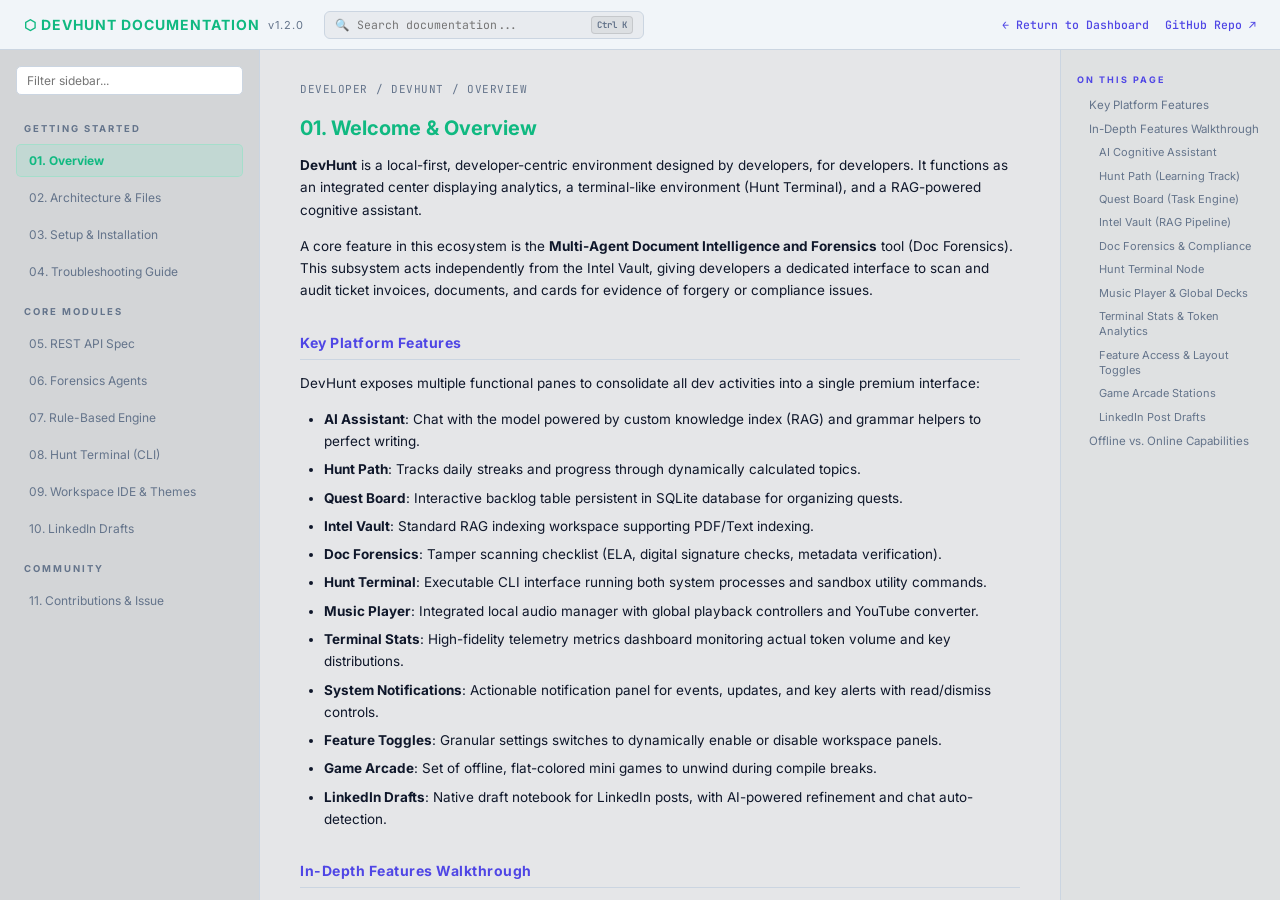
<file: frontend/docs.html>
<!DOCTYPE html>
<html lang="en">
<head>
<meta charset="UTF-8"/>
<meta name="viewport" content="width=device-width, initial-scale=1.0"/>
<title>DevHunt — Documentation</title>
<link rel="preconnect" href="https://fonts.googleapis.com">
<link href="https://fonts.googleapis.com/css2?family=Inter:wght@400;500;600;700&family=JetBrains+Mono:wght@400;500;700&family=Orbitron:wght@500;700;900&family=Caveat:wght@700&display=swap" rel="stylesheet">
<style>
  :root {
    /* Classic Light Theme (Docker / Kubernetes Style) */
    --bg: #f8fafc;
    --bg-2: #f1f5f9;
    --surface: #ffffff;
    --border: #cbd5e1;
    --border-hot: #4f46e5;
    --text: #0f172a;
    --muted: #64748b;
    --green: #10b981;
    --cyan: #4f46e5;
    --magenta: #d946ef;
    --amber: #f59e0b;
    --red: #ef4444;
    --accent: #4f46e5;
    --display: 'Inter', sans-serif;
    --mono: 'JetBrains Mono', monospace;
    --sans: 'Inter', sans-serif;
  }



  * { box-sizing: border-box; margin: 0; padding: 0; }
  body { background: var(--bg); color: var(--text); font-family: var(--sans); font-size: 13.5px; min-height: 100vh; overflow: hidden; transition: background 0.3s, color 0.3s; }

  /* Top Bar */
  .topbar {
    display: flex; align-items: center; gap: 20px;
    padding: 10px 24px; border-bottom: 1px solid var(--border);
    background: var(--bg-2);
    position: sticky; top: 0; z-index: 100; height: 50px;
  }
  .topbar h1 { font-family: var(--display); font-size: 14px; color: var(--green); letter-spacing: 1px; display: flex; align-items: center; gap: 8px; }
  .topbar h1 span { font-size: 11px; color: var(--muted); font-family: var(--sans); letter-spacing: 1px; font-weight: normal; }

  /* Search Container in Top Bar */
  .search-box-container {
    display: flex; align-items: center; background: rgba(0,0,0,0.04);
    border: 1px solid var(--border); border-radius: 6px; padding: 4px 10px;
    width: 320px; max-width: 400px; cursor: pointer; transition: all 0.2s;
  }
  .search-box-container:hover { border-color: var(--cyan); box-shadow: 0 0 10px rgba(79, 70, 229, 0.1); }
  .search-box-container input {
    background: transparent; border: none; outline: none; color: var(--text);
    font-family: var(--mono); font-size: 11.5px; flex: 1; pointer-events: none;
  }
  .search-kbd {
    background: rgba(0,0,0,0.05); border: 1px solid rgba(0,0,0,0.1);
    color: var(--muted); font-family: var(--mono); font-size: 9px;
    padding: 2px 5px; border-radius: 4px; display: inline-block; font-weight: bold;
  }

  .topbar-links { display: flex; align-items: center; gap: 16px; margin-left: auto; }
  .topbar-links a { color: var(--cyan); text-decoration: none; font-size: 11.5px; font-family: var(--mono); font-weight: 500; transition: color 0.15s; }
  .topbar-links a:hover { color: var(--green); }

  /* Layout Structure */
  .layout { display: flex; height: calc(100vh - 50px); }

  /* Sidebar Navigation (Left) */
  .left-sidebar {
    width: 260px; flex-shrink: 0; background: rgba(0,0,0,0.15);
    border-right: 1px solid var(--border); padding: 16px;
    display: flex; flex-direction: column; gap: 14px; overflow-y: auto;
  }
  .sidebar-filter-wrapper { position: relative; }
  .sidebar-filter-wrapper input {
    width: 100%; background: var(--surface); border: 1px solid var(--border);
    color: var(--text); font-family: var(--sans); font-size: 12px;
    padding: 6px 10px; border-radius: 5px; outline: none; transition: border-color 0.2s;
  }
  .sidebar-filter-wrapper input:focus { border-color: var(--green); }
  
  .sidebar-menu { display: flex; flex-direction: column; gap: 4px; }
  .sidebar-section-title {
    font-family: var(--display); font-size: 9.5px; color: var(--muted);
    margin: 14px 0 6px 8px; letter-spacing: 2px; font-weight: 700;
  }
  .sidebar-nav-link {
    display: block; padding: 8px 12px; border-radius: 5px;
    font-size: 12px; color: var(--muted); text-decoration: none;
    transition: all 0.2s ease; cursor: pointer; border: 1px solid transparent;
  }
  .sidebar-nav-link:hover { background: rgba(0, 0, 0, 0.04); color: var(--text); }
  .sidebar-nav-link.active {
    background: rgba(0, 255, 163, 0.08); border-color: rgba(0, 255, 163, 0.15);
    color: var(--green); font-weight: bold;
  }

  /* Content Area */
  .content-pane { flex: 1; overflow-y: auto; padding: 32px 40px; background: rgba(0,0,0,0.08); scroll-behavior: smooth; }
  
  /* Breadcrumbs */
  .breadcrumbs {
    display: flex; gap: 8px; font-size: 11px; font-family: var(--mono);
    color: var(--muted); margin-bottom: 20px; text-transform: uppercase;
    letter-spacing: 0.5px;
  }
  .breadcrumbs a { color: var(--muted); text-decoration: none; }
  .breadcrumbs a:hover { color: var(--cyan); }

  .doc-section { display: none; animation: docFadeIn 0.3s ease; }
  .doc-section.active { display: block; }
  @keyframes docFadeIn {
    from { opacity: 0; transform: translateY(4px); }
    to { opacity: 1; transform: translateY(0); }
  }

  /* Right Sidebar (Table of Contents) */
  .right-sidebar {
    width: 220px; flex-shrink: 0; border-left: 1px solid var(--border);
    background: rgba(0,0,0,0.1); padding: 24px 16px; overflow-y: auto;
  }
  .toc-title {
    font-family: var(--display); font-size: 9px; color: var(--cyan);
    margin-bottom: 12px; letter-spacing: 2px; font-weight: 700;
  }
  .toc-menu { display: flex; flex-direction: column; gap: 8px; }
  .toc-link {
    display: block; font-size: 11.5px; color: var(--muted); text-decoration: none;
    transition: all 0.15s; border-left: 2px solid transparent; padding-left: 10px;
    line-height: 1.4;
  }
  .toc-link:hover { color: var(--text); }
  .toc-link.active { color: var(--green); border-left-color: var(--green); font-weight: 500; }
  .toc-link.sub-heading { padding-left: 20px; font-size: 11px; }

  /* Article Details Styling */
  .card-container { display: flex; flex-direction: column; gap: 28px; }
  h1.section-title { font-family: var(--display); font-size: 20px; color: var(--green); margin-bottom: 14px; text-shadow: none; }
  h2.section-subtitle {
    font-family: var(--display); font-size: 14px; color: var(--cyan);
    margin-top: 32px; margin-bottom: 12px; border-bottom: 1px solid var(--border);
    padding-bottom: 8px; letter-spacing: 0.5px;
  }
  h3.section-inner-title { font-family: var(--sans); font-size: 13px; color: var(--text); margin-top: 24px; margin-bottom: 8px; font-weight: 600; }
  p { line-height: 1.65; color: var(--text); margin-bottom: 14px; font-size: 13.5px; }
  ul, ol { padding-left: 24px; margin-bottom: 14px; line-height: 1.65; color: var(--text); }
  li { margin-bottom: 6px; font-size: 13.5px; }
  code { font-family: var(--mono); background: rgba(0,0,0,0.04); border: 1px solid rgba(0,0,0,0.06); padding: 2px 6px; border-radius: 4px; color: var(--cyan); font-size: 12px; }
  pre {
    background: var(--bg-2); border: 1px solid var(--border); border-radius: 8px;
    padding: 16px; overflow-x: auto; margin: 16px 0; font-family: var(--mono); font-size: 12px; line-height: 1.5;
    color: var(--text);
  }
  .callout {
    border-left: 3px solid var(--amber); background: rgba(255,181,71,0.03);
    padding: 14px 18px; border-radius: 0 8px 8px 0; margin: 18px 0;
  }
  .callout-title { font-weight: 700; color: var(--amber); margin-bottom: 4px; font-family: var(--display); font-size: 10.5px; letter-spacing: 1px; }

  /* Tables */
  .data-table { width: 100%; border-collapse: collapse; margin: 16px 0; border: 1px solid var(--border); border-radius: 8px; overflow: hidden; }
  .data-table th, .data-table td { padding: 12px 14px; border-bottom: 1px solid var(--border); text-align: left; }
  .data-table th { font-family: var(--display); font-size: 10.5px; color: var(--cyan); background: var(--bg-2); letter-spacing: 1px; }
  .data-table td { font-size: 12.5px; }
  .data-table tr:hover { background: rgba(0,0,0,0.01); }

  /* Badges */
  .badge {
    display: inline-block; padding: 2px 6px; border-radius: 4px;
    font-size: 10px; font-family: var(--mono); font-weight: bold; border: 1px solid transparent;
  }
  .badge-post { background: rgba(79, 70, 229, 0.12); color: var(--cyan); border-color: rgba(79, 70, 229, 0.25); }
  .badge-get { background: rgba(16, 185, 129, 0.12); color: var(--green); border-color: rgba(16, 185, 129, 0.25); }
  .badge-delete { background: rgba(239, 68, 68, 0.12); color: var(--red); border-color: rgba(239, 68, 68, 0.25); }

  /* Grid details */
  .grid-2 { display: grid; grid-template-columns: 1fr 1fr; gap: 16px; margin: 18px 0; }
  .grid-card {
    background: var(--surface); border: 1px solid var(--border); border-radius: 8px; padding: 20px;
    display: flex; flex-direction: column; justify-content: space-between; transition: border-color 0.2s;
  }
  .grid-card:hover { border-color: var(--cyan); }
  .grid-card h4 { font-family: var(--display); font-size: 12.5px; color: var(--cyan); margin-bottom: 8px; }
  .grid-card p { margin-bottom: 16px; font-size: 12px; line-height: 1.5; color: var(--muted); }

  /* Buttons */
  .btn {
    display: inline-block; text-decoration: none; padding: 8px 16px; border-radius: 5px;
    font-family: var(--mono); font-size: 11px; cursor: pointer; border: 1px solid transparent;
    letter-spacing: 1px; font-weight: bold; text-align: center; transition: all 0.2s;
  }
  .btn-primary { background: var(--green); color: #0b0f14; }
  .btn-primary:hover { background: #00d492; transform: translateY(-1px); }
  .btn-ghost { background: transparent; border-color: rgba(56,189,248,0.4); color: var(--cyan); }
  .btn-ghost:hover { background: rgba(56,189,248,0.05); transform: translateY(-1px); }

  /* Algolia-like search modal */
  .modal-overlay {
    display: none; align-items: flex-start; padding-top: 10vh;
    background: rgba(5,7,10,0.85); backdrop-filter: blur(4px);
    position: fixed; inset: 0; z-index: 1000;
  }
  .modal-overlay.show { display: flex; }
  .search-modal {
    width: 600px; background: var(--surface); border: 1px solid var(--border);
    border-radius: 10px; display: flex; flex-direction: column; overflow: hidden;
    max-height: 70vh; box-shadow: 0 10px 40px rgba(0,0,0,0.1);
  }
  .search-modal-header {
    display: flex; align-items: center; padding: 14px;
    border-bottom: 1px solid var(--border); background: rgba(0,0,0,0.03);
  }
  .search-modal-header input {
    flex: 1; border: none; background: transparent; color: var(--text);
    outline: none; font-family: var(--mono); font-size: 13.5px;
  }
  .search-modal-results { overflow-y: auto; padding: 12px; display: flex; flex-direction: column; gap: 8px; }
  
  .search-result-item {
    padding: 10px 14px; border-radius: 6px; border: 1px solid rgba(0,0,0,0.04);
    background: rgba(0,0,0,0.01); cursor: pointer; transition: all 0.15s;
  }
  .search-result-item:hover, .search-result-item.selected {
    background: rgba(16, 185, 129, 0.05); border-color: rgba(16, 185, 129, 0.2);
  }
  .search-result-title { font-family: var(--display); font-size: 11px; color: var(--green); margin-bottom: 4px; }
  .search-result-match { font-size: 12px; color: var(--text); line-height: 1.45; }
  .search-result-match mark { background: rgba(79, 70, 229, 0.15); color: var(--cyan); font-weight: bold; border-radius: 2px; padding: 0 2px; }
  
  .search-modal-footer {
    display: flex; justify-content: space-between; align-items: center;
    padding: 8px 16px; border-top: 1px solid var(--border);
    background: rgba(0,0,0,0.03); font-size: 10.5px; color: var(--muted);
  }
  .search-modal-footer span kbd { background: rgba(0,0,0,0.05); padding: 1px 4px; border-radius: 3px; border: 1px solid rgba(0,0,0,0.08); }
</style>
</head>
<body>

<div class="topbar">
  <h1>⬡ DEVHUNT DOCUMENTATION <span>v1.2.0</span></h1>
  
  <!-- Interactive Top Search -->
  <div class="search-box-container" onclick="openSearchModal()">
    <span style="color: var(--muted); font-size: 11.5px; margin-right: 8px;">🔍</span>
    <input type="text" placeholder="Search documentation..." disabled />
    <span class="search-kbd">Ctrl K</span>
  </div>

  <div class="topbar-links">
    <a href="/">← Return to Dashboard</a>
    <a href="https://github.com/hitehsolanki2006/DevHunt" target="_blank">GitHub Repo ↗</a>
  </div>
</div>

<div class="layout">
  <!-- 1. LEFT SIDEBAR NAVIGATION -->
  <div class="left-sidebar">
    <!-- Filter sidebar input -->
    <div class="sidebar-filter-wrapper">
      <input type="text" id="sidebar-filter" placeholder="Filter sidebar..." oninput="filterSidebar()" />
    </div>

    <!-- Sidebar menu links -->
    <div class="sidebar-menu">
      <div class="sidebar-section-title">GETTING STARTED</div>
      <a class="sidebar-nav-link active" data-sec-id="sec-overview">01. Overview</a>
      <a class="sidebar-nav-link" data-sec-id="sec-architecture">02. Architecture &amp; Files</a>
      <a class="sidebar-nav-link" data-sec-id="sec-setup">03. Setup &amp; Installation</a>
      <a class="sidebar-nav-link" data-sec-id="sec-troubleshoot">04. Troubleshooting Guide</a>

      <div class="sidebar-section-title">CORE MODULES</div>
      <a class="sidebar-nav-link" data-sec-id="sec-api">05. REST API Spec</a>
      <a class="sidebar-nav-link" data-sec-id="sec-forensics">06. Forensics Agents</a>
      <a class="sidebar-nav-link" data-sec-id="sec-rule-based">07. Rule-Based Engine</a>
      <a class="sidebar-nav-link" data-sec-id="sec-terminal">08. Hunt Terminal (CLI)</a>
      <a class="sidebar-nav-link" data-sec-id="sec-ide">09. Workspace IDE &amp; Themes</a>
      <a class="sidebar-nav-link" data-sec-id="sec-linkedin">10. LinkedIn Drafts</a>

      <div class="sidebar-section-title">COMMUNITY</div>
      <a class="sidebar-nav-link" data-sec-id="sec-git">11. Contributions &amp; Issue</a>
    </div>
  </div>

  <!-- 2. MIDDLE CONTENT AREA -->
  <div class="content-pane" id="content-pane">
    <div class="breadcrumbs">
      <a href="#">Developer</a> / <a href="#">DevHunt</a> / <a href="#" id="crumb-sec">Overview</a>
    </div>

    <div class="card-container">
      
      <!-- ==================== 01. OVERVIEW ==================== -->
      <div class="doc-section active" id="sec-overview">
        <h1 class="section-title">01. Welcome &amp; Overview</h1>
        <p><strong>DevHunt</strong> is a local-first, developer-centric environment designed by developers, for developers. It functions as an integrated center displaying analytics, a terminal-like environment (Hunt Terminal), and a RAG-powered cognitive assistant.</p>
        
        <p>A core feature in this ecosystem is the <strong>Multi-Agent Document Intelligence and Forensics</strong> tool (Doc Forensics). This subsystem acts independently from the Intel Vault, giving developers a dedicated interface to scan and audit ticket invoices, documents, and cards for evidence of forgery or compliance issues.</p>
        
        <h2 class="section-subtitle" id="sec-overview-features">Key Platform Features</h2>
        <p>DevHunt exposes multiple functional panes to consolidate all dev activities into a single premium interface:</p>
        
        <ul>
          <li><strong>AI Assistant</strong>: Chat with the model powered by custom knowledge index (RAG) and grammar helpers to perfect writing.</li>
          <li><strong>Hunt Path</strong>: Tracks daily streaks and progress through dynamically calculated topics.</li>
          <li><strong>Quest Board</strong>: Interactive backlog table persistent in SQLite database for organizing quests.</li>
          <li><strong>Intel Vault</strong>: Standard RAG indexing workspace supporting PDF/Text indexing.</li>
          <li><strong>Doc Forensics</strong>: Tamper scanning checklist (ELA, digital signature checks, metadata verification).</li>
          <li><strong>Hunt Terminal</strong>: Executable CLI interface running both system processes and sandbox utility commands.</li>
          <li><strong>Music Player</strong>: Integrated local audio manager with global playback controllers and YouTube converter.</li>
          <li><strong>Terminal Stats</strong>: High-fidelity telemetry metrics dashboard monitoring actual token volume and key distributions.</li>
          <li><strong>System Notifications</strong>: Actionable notification panel for events, updates, and key alerts with read/dismiss controls.</li>
          <li><strong>Feature Toggles</strong>: Granular settings switches to dynamically enable or disable workspace panels.</li>
          <li><strong>Game Arcade</strong>: Set of offline, flat-colored mini games to unwind during compile breaks.</li>
          <li><strong>LinkedIn Drafts</strong>: Native draft notebook for LinkedIn posts, with AI-powered refinement and chat auto-detection.</li>
        </ul>

        <h2 class="section-subtitle" id="sec-overview-features-deep">In-Depth Features Walkthrough</h2>
        
        <h3 class="section-inner-title">◎ AI Cognitive Assistant</h3>
        <p>The AI Assistant provides real-time chat with LLMs using a customized SSE (Server-Sent Events) streaming architecture. It incorporates document-specific knowledge sources automatically if a document context is active. It also utilizes a localized feedback helper to refine grammatical syntax and answer developer prompts. System parameters such as temperature, system instructions, and token limitations are adjustable, and chat sessions are preserved in the local SQLite database. The interface features a premium interactive control panel side card showing <strong>Today's Targets</strong> (active curriculum day lessons and tasks linked directly to the Hunt Path) and <strong>Quick Quests</strong> (to-dos with custom styled checkboxes and dim/strikethrough animations), asymmetric rounded chat message bubbles, and a unified rounded chat input pill.</p>
        
        <h3 class="section-inner-title">◎ Hunt Path (Learning Track)</h3>
        <p>The Hunt Path is a curriculum map tailored to developer activity. It dynamically builds sequence tracks (streaks, progress, nodes) based on developer habits, database interactions, and console operations. Active nodes update automatically as files are created, commands executed, or quizzes answered, logging progress milestones inside <code>backend/data/learning_path.json</code>.</p>
        
        <h3 class="section-inner-title">◎ Quest Board (Task Engine)</h3>
        <p>The Quest Board acts as an integrated to-do management engine. It connects directly with the SQLite database, tracking priorities (low, medium, high), status markers, and titles. Developers can interact with it either through the graphical dashboard or using the Hunt Terminal command interface (<code>hunt quest</code>), making it easy to create, update, or remove backlog tasks programmatically.</p>
        
        <h3 class="section-inner-title">◎ Intel Vault (RAG Pipeline)</h3>
        <p>The Intel Vault serves as the central point for RAG (Retrieval-Augmented Generation). Uploaded files are segmented into logical chunks, parsed, and embedded using either local embeddings or Gemini models. The computed vectors are cataloged in the SQLite database. During queries, a cosine similarity algorithm pulls the most relevant text blocks to append as context headers in LLM prompts, ensuring answers are grounded in your files.</p>
        
        <h3 class="section-inner-title">◎ Doc Forensics &amp; Compliance</h3>
        <p>The Doc Forensics tab performs local weighted scans to assess document safety and authenticity. It executes verification procedures across five distinct vectors: metadata integrity (photoshop tracers or timestamp variance), Error Level Analysis (pixels variance heatmap delta checks), cryptographically signed PKCS7 envelope checks, regex-based regulatory keyword text parsing (identifying SSNs, IDs, and licenses), and QR code registration validation against trusted domain lists.</p>
        
        <h3 class="section-inner-title">◎ Hunt Terminal Node</h3>
        <p>The Hunt Terminal is a sandbox CLI console running directly inside the web browser. It routes customized commands beginning with the <code>hunt</code> prefix to the backend engine, which handles path context persistence across executions, sanitizes input streams to prevent execution escape vulnerabilities, and falls back to system subprocess calls for commands outside its standard database list.</p>

        <h3 class="section-inner-title">◎ Music Player &amp; Global Decks</h3>
        <p>The Music Player provides developers with an integrated background soundscape. It supports uploading local audio files (MP3, WAV, OGG, FLAC, AAC, M4A, OPUS) and downloading them locally. Additionally, users can paste YouTube links to extract and cache audio tracks automatically using a zero-dependency native WebM/Opus streaming fallback if <code>ffmpeg</code> is not present. The system synchronizes playback state (seek, tracks, volumes, shuffle/sequential modes) with global persistent layouts: a topbar mini-deck and a detailed sidebar deck showing spinning album art and active playback time overlays on every single tab page.</p>

        <h3 class="section-inner-title">◎ Terminal Stats &amp; Token Analytics</h3>
        <p>The Terminal Stats dashboard exposes aggregated metrics regarding LLM utilization. Instead of estimates, the platform integrates direct API telemetry, capturing prompt and completion token sizes using the <code>usage_metadata</code> object returned by the Gemini SDK. It visualizes model requests split, active keys workload distribution, and 14-day history timelines dynamically using client-side canvas charts. It also monitors model variants distribution and calculates accumulated token metrics for local model telemetry.</p>

        <h3 class="section-inner-title">◎ Feature Access &amp; Layout Toggles</h3>
        <p>Located under Settings, the Feature Toggle framework allows developers to modularize the workspace by toggling core feature panes (Music Player, Hunt Path, Quest Board, Intel Vault, Doc Forensics, Game Arcade) on or off. Hiding a module immediately strips its navigation elements from the layout, pauses any active services (like background audio or running game rendering loops), and automatically redirects active pane focuses to the AI Cognitive Assistant home screen. Additionally, the settings tab offers a <strong>Minimize Sidebar</strong> option to collapse the left navigation bar into a compact icon-only column. Minimization can also be toggled dynamically using the header hamburger <code>≡</code> button or via the global <code>Ctrl+B</code> (or <code>Cmd+B</code>) keyboard shortcut. These configurations persist locally and serialize in the database or browser's local cache.</p>
 
        <h3 class="section-inner-title">◎ Game Arcade Stations</h3>
        <p>The Game Arcade panel delivers classic developer-themed mini-games designed to run entirely offline with clean, flat-color styling. The selection menu displays all four games in a top-aligned, 4-column horizontal grid. It runs four discrete games: <strong>Git Commit Snake</strong> (control a git branch to consume commits and dodge conflicts), <strong>Data Lane Runner</strong> (lane dodge falling malware blocks and compile RAM buffers with index splicing safety), <strong>Terminal Decrypt</strong> (deductive word likeness passcode decrypt console), and <strong>Hex Malware Sweeper</strong> (a 100-cell hex address block Minesweeper clone). High scores persist in the browser's local cache. Win, loss, and lockout screens display using premium, non-blocking glassmorphic overlays with RESTART and MENU shortcut actions, preventing blocking alert interruptions. Keyboard controls: Arrow keys or WASD to navigate Snake/Runner, Space to restart, Esc to exit arena.</p>

        <h3 class="section-inner-title">◎ LinkedIn Post Drafts</h3>
        <p>The LinkedIn Drafts module is a native workspace panel for creating, editing, and managing LinkedIn post drafts. It features AI-powered auto-detection during AI chat: when the AI returns LinkedIn post content, a <strong>Save to LinkedIn Drafts</strong> button appears inline. Drafts are organized date-wise with a split list/detail view, a character count indicator, and status tracking (Draft → Ready). The Refine with AI button lets you send any draft back to the AI with a LinkedIn optimization prompt for content polishing.</p>

        <h2 class="section-subtitle" id="sec-overview-offline-online">Offline vs. Online Capabilities</h2>
        <p>To support air-gapped setups or low-bandwidth environments, DevHunt divides its key features into offline-local capabilities and online-connected modules that require external resources:</p>

        <table class="data-table">
          <thead>
            <tr>
              <th>Feature Module</th>
              <th>Status</th>
              <th>Dependencies</th>
              <th>Functional Scope</th>
            </tr>
          </thead>
          <tbody>
            <tr>
              <td><strong>AI Assistant Chat</strong></td>
              <td><span class="badge badge-delete">Online Only</span></td>
              <td>Gemini API Key &amp; Internet</td>
              <td>Streams chat messages and responses via server-sent events (SSE).</td>
            </tr>
            <tr>
              <td><strong>Grammar helper</strong></td>
              <td><span class="badge badge-delete">Online Only</span></td>
              <td>Gemini API Key</td>
              <td>Prepends grammar tips to assistant answers.</td>
            </tr>
            <tr>
              <td><strong>Hunt Path (Gen)</strong></td>
              <td><span class="badge badge-delete">Online Only</span></td>
              <td>Gemini API Key</td>
              <td>Roadmap tailoring uses LLM queries; runs with local static DevOps curriculum fallback when offline.</td>
            </tr>
            <tr>
              <td><strong>Intel Vault (Index)</strong></td>
              <td><span class="badge badge-delete">Online Only</span></td>
              <td>Gemini Embedding Model</td>
              <td>Generates high-dimensional vector embeddings for uploaded PDFs or text.</td>
            </tr>
            <tr>
              <td><strong>Intel Vault (Query)</strong></td>
              <td><span class="badge badge-delete">Online Only</span></td>
              <td>Gemini Chat Model</td>
              <td>Enables RAG chat analysis referencing indexed knowledge documents.</td>
            </tr>
            <tr>
              <td><strong>Quest Board</strong></td>
              <td><span class="badge badge-get">Offline Ready</span></td>
              <td>SQLite Database (Local)</td>
              <td>Managing, creating, updating, and rendering tasks in the Kanban grid.</td>
            </tr>
            <tr>
              <td><strong>Doc Forensics (Scan)</strong></td>
              <td><span class="badge badge-get">Offline Ready</span></td>
              <td>Local Python libraries</td>
              <td>Performs error level checks (ELA), photoshop signature matches, envelope cryptography checks, domain list QR scans, and regex parses.</td>
            </tr>
            <tr>
              <td><strong>Doc Forensics (Chat)</strong></td>
              <td><span class="badge badge-delete">Online Only</span></td>
              <td>Gemini API Key</td>
              <td>Chatting with the document analyzer concerning forensics checklist results.</td>
            </tr>
            <tr>
              <td><strong>Hunt Terminal</strong></td>
              <td><span class="badge badge-get">Offline Ready</span></td>
              <td>Local shell processor</td>
              <td>Interacting with local files, executing disk audits, or running quest commands. External calls like <code>ping</code> or <code>curl</code> require internet.</td>
            </tr>
            <tr>
              <td><strong>Music Player (Local)</strong></td>
              <td><span class="badge badge-get">Offline Ready</span></td>
              <td>HTML5 Audio API</td>
              <td>Uploading local media files, playing tracks, shuffling list, and managing local libraries.</td>
            </tr>
            <tr>
              <td><strong>YouTube Converter</strong></td>
              <td><span class="badge badge-delete">Online Only</span></td>
              <td>Internet connection &amp; yt-dlp</td>
              <td>Downloads, parses metadata, and converts audio streams from youtube links.</td>
            </tr>
            <tr>
              <td><strong>System Logs Viewer</strong></td>
              <td><span class="badge badge-get">Offline Ready</span></td>
              <td>SQLite Database (Local)</td>
              <td>Auditing log streams stored in SQLite.</td>
            </tr>
            <tr>
              <td><strong>Game Arcade</strong></td>
              <td><span class="badge badge-get">Offline Ready</span></td>
              <td>HTML5 Canvas &amp; DOM Grid</td>
              <td>Play offline retro developer games (Snake, Runner, Decrypt, Sweeper) styled with clean, standard flat colors.</td>
            </tr>
            <tr>
              <td><strong>LinkedIn Drafts</strong></td>
              <td><span class="badge badge-get">Offline Ready</span></td>
              <td>SQLite Database (Local)</td>
              <td>Create, edit, and organize LinkedIn post drafts locally. AI refinement requires Gemini API key.</td>
            </tr>
            <tr>
              <td><strong>LinkedIn AI Refine</strong></td>
              <td><span class="badge badge-delete">Online Only</span></td>
              <td>Gemini API Key</td>
              <td>Sends existing draft to AI for content polishing and LinkedIn post optimization.</td>
            </tr>
          </tbody>
        </table>
      </div>

      <!-- ==================== 02. ARCHITECTURE ==================== -->
      <div class="doc-section" id="sec-architecture">
        <h1 class="section-title">02. Architecture &amp; Files</h1>
        <p>DevHunt leverages a lightweight stack, utilizing <strong>Flask (Python 3.10+)</strong> for the API controller, and an <strong>SQLite</strong> database for persistence. The frontend is built on <strong>Vanilla HTML, CSS, and JS</strong> to avoid framework compilation overheads and maximize rendering speed.</p>
        
        <h2 class="section-subtitle" id="sec-arch-structure">Directory Structure Map</h2>
        <p>Understanding the exact locations of configuration files, engines, and persistence caches:</p>
        
        <pre><code>Local-AI/
├── backend/
│   ├── app.py                # Flask controller, static routing, SSE routes
│   ├── config.py             # Server paths (Uploads dir, DB files, and key files)
│   ├── check_requirements.py # Startup verification checks script
│   ├── core/
│   │   ├── document_analyzer.py # Multi-agent Document Forensics Orchestrator
│   │   ├── db.py                # Database connection pools &amp; schema init
│   │   ├── key_manager.py       # API key health validation and rotation
│   │   ├── rag_pipeline.py      # RAG chunker, embedder, and vector database
│   │   ├── chat_engine.py       # SSE message streamer &amp; chat session context
│   │   └── terminal_engine.py   # Command parse loops &amp; OS process runners
│   └── uploads/              # Storage directory for ELA deltas &amp; diagrams
├── frontend/
│   ├── index.html            # Main UI Dashboard
│   ├── styles.css            # Custom CSS core design system and tokens
│   ├── app.js                # Frontend controllers, SSE connectors, and slider handlers
│   ├── arcade.js             # Offline mini-game arcade engine (Snake, Runner, Decrypt, Sweeper)
│   ├── logs.html             # Standalone system logs console
│   └── docs.html             # Standalone documentation manual
└── run.bat                   # Automated platform startup script</code></pre>

        <h2 class="section-subtitle" id="sec-arch-db">Database Persistence Schemas</h2>
        <p>The SQLite database file is stored at <code>backend/data/devhunt.db</code>. It serves as the primary persistent data warehouse for the platform. It manages the following tables:</p>
        
        <h3 class="section-inner-title">1. Knowledge Sources Table (RAG Master)</h3>
        <p>Stores indexed documents, files, and URLs uploaded by the developer:</p>
        <pre><code>CREATE TABLE IF NOT EXISTS knowledge_sources (
    id INTEGER PRIMARY KEY AUTOINCREMENT,
    name TEXT,
    type TEXT,           -- 'pdf', 'url', 'text', 'note', 'image'
    path TEXT,           -- Local absolute file location
    status TEXT,         -- 'indexed', 'pending', 'error'
    chunk_count INTEGER DEFAULT 0,
    created_at DATETIME DEFAULT CURRENT_TIMESTAMP
);</code></pre>
 
        <h3 class="section-inner-title">2. Knowledge Chunks Table (RAG Vectors)</h3>
        <p>Stores raw text segments and their high-dimensional vector embeddings serialized as JSON arrays:</p>
        <pre><code>CREATE TABLE IF NOT EXISTS knowledge_chunks (
    id INTEGER PRIMARY KEY AUTOINCREMENT,
    source_id INTEGER,
    content TEXT,        -- Extracted chunk text
    embedding TEXT,      -- JSON-serialized float array
    metadata TEXT,       -- JSON-serialized page/position data
    FOREIGN KEY(source_id) REFERENCES knowledge_sources(id) ON DELETE CASCADE
);</code></pre>

        <h3 class="section-inner-title">3. Document Analyses Table (Forensics Results)</h3>
        <p>Caches weighted verification checklist results, verdicts, and file locations for generated Matplotlib charts:</p>
        <pre><code>CREATE TABLE IF NOT EXISTS document_analyses (
    id INTEGER PRIMARY KEY AUTOINCREMENT,
    source_id INTEGER UNIQUE,
    final_score REAL,
    verdict TEXT,
    risk_level TEXT,     -- 'LOW', 'MEDIUM', 'HIGH'
    report_json TEXT,    -- AI detailed local structured entity report
    ela_image_path TEXT,
    dashboard_image_path TEXT,
    created_at DATETIME DEFAULT CURRENT_TIMESTAMP,
    FOREIGN KEY(source_id) REFERENCES knowledge_sources(id) ON DELETE CASCADE
);</code></pre>

        <h3 class="section-inner-title">4. Chat Messages Table (History Tracker)</h3>
        <p>Maintains persistent conversational log history for standard assistant chats and document-specific forensics chats:</p>
        <pre><code>CREATE TABLE IF NOT EXISTS messages (
    id INTEGER PRIMARY KEY AUTOINCREMENT,
    session_id TEXT,     -- 'default_session' or 'session_doc_&lt;source_id&gt;'
    role TEXT,           -- 'user' or 'assistant'
    content TEXT,
    model_used TEXT,
    key_used TEXT,       -- Key manager index label
    timestamp DATETIME DEFAULT CURRENT_TIMESTAMP,
    tokens_used INTEGER DEFAULT 0
);</code></pre>

        <h3 class="section-inner-title">5. Quests Table (Quest Board)</h3>
        <p>Tracks backlog items, priority values, and lifecycle milestones:</p>
        <pre><code>CREATE TABLE IF NOT EXISTS todos (
    id INTEGER PRIMARY KEY AUTOINCREMENT,
    title TEXT NOT NULL,
    description TEXT,
    priority TEXT,       -- 'high', 'medium', 'low'
    status TEXT,         -- 'pending', 'in_progress', 'done'
    due_date TEXT,
    tags TEXT,           -- JSON array of strings
    source TEXT,         -- 'manual' or 'ai_detected'
    created_at DATETIME DEFAULT CURRENT_TIMESTAMP,
    completed_at DATETIME
);</code></pre>

        <h3 class="section-inner-title">6. Analytics Events Table (Behavior Monitor)</h3>
        <p>Logs developer actions and triggers for path auto-adjusting logic:</p>
        <pre><code>CREATE TABLE IF NOT EXISTS analytics_events (
    id INTEGER PRIMARY KEY AUTOINCREMENT,
    event_type TEXT,     -- 'question_asked', 'todo_completed', 'path_updated'
    topic TEXT,
    metadata TEXT,       -- JSON event context details
    timestamp DATETIME DEFAULT CURRENT_TIMESTAMP
);</code></pre>

        <h3 class="section-inner-title">7. System Logs Table (Logs Console)</h3>
        <p>Stores detailed system operations accessible in the Log Console `/logs` panel:</p>
        <pre><code>CREATE TABLE IF NOT EXISTS system_logs (
    id INTEGER PRIMARY KEY AUTOINCREMENT,
    level TEXT,          -- 'INFO', 'WARN', 'ERROR', 'SUCCESS'
    category TEXT,       -- 'api_call', 'key_event', 'chat', 'rag', 'system'
    message TEXT,
    metadata TEXT,       -- JSON payload (e.g. response duration)
    timestamp DATETIME DEFAULT CURRENT_TIMESTAMP
);</code></pre>

        <h3 class="section-inner-title">8. User Memories Table (AI Facts)</h3>
        <p>Stores long-term facts extracted from conversations during periodic consolidations:</p>
        <pre><code>CREATE TABLE IF NOT EXISTS user_memories (
    id INTEGER PRIMARY KEY AUTOINCREMENT,
    session_id TEXT UNIQUE,
    consolidated_facts TEXT, -- JSON-serialized string array
    last_updated DATETIME DEFAULT CURRENT_TIMESTAMP
);</code></pre>

        <h3 class="section-inner-title">9. LinkedIn Drafts Table</h3>
        <p>Stores LinkedIn post drafts created via the Drafts panel or auto-saved from the AI chat interface:</p>
        <pre><code>CREATE TABLE IF NOT EXISTS linkedin_drafts (
    id INTEGER PRIMARY KEY AUTOINCREMENT,
    title TEXT NOT NULL,
    content TEXT NOT NULL,
    status TEXT DEFAULT 'draft',  -- 'draft' or 'ready'
    created_at DATETIME DEFAULT CURRENT_TIMESTAMP,
    updated_at DATETIME DEFAULT CURRENT_TIMESTAMP
);</code></pre>

        <h2 class="section-subtitle" id="sec-arch-files">Config Files &amp; Filesystem Paths</h2>
        <p>Key configuration files are kept in the <code>backend/data/</code> directory:</p>
        <ul>
          <li><strong>Database Storage</strong> (<code>backend/data/devhunt.db</code>): Stores the SQLite tables listed above.</li>
          <li><strong>Key Configuration</strong> (<code>backend/data/keys.json</code>): Stores API keys registered via CLI or GUI. API keys are stored encrypted locally.</li>
          <li><strong>User Profile</strong> (<code>backend/data/profile.json</code>): Stores developer name, streak milestone metrics, current/target skill sets, daily study target times, and interface parameters.</li>
          <li><strong>Settings file</strong> (<code>backend/data/settings.json</code>): Stores default system parameters (e.g. selected LLM overrides, themes).</li>
          <li><strong>Learning Path Tracker</strong> (<code>backend/data/learning_path.json</code>): Stores the dynamically structured learning tracks, streak counts, progress nodes, and completion states.</li>
          <li><strong>Encryption Secret</strong> (<code>backend/data/.secret</code>): Automatically generated key file containing the Fernet encryption secret used to encrypt registered API keys.</li>
          <li><strong>Uploads Repository</strong> (<code>backend/uploads/</code>): Directory used to save raw document files, generated Matplotlib dial graphs, and ELA contrast heatmaps.</li>
        </ul>
      </div>

      <!-- ==================== 03. SETUP & INSTALLATION ==================== -->
      <div class="doc-section" id="sec-setup">
        <h1 class="section-title">03. Setup &amp; Installation</h1>
        <p>This manual covers how to install, verify, and run the DevHunt application suite on Windows, macOS, or Linux systems.</p>
        
        <h2 class="section-subtitle" id="sec-setup-pre">Prerequisites</h2>
        <ul>
          <li><strong>Python Version</strong>: <code>Python >= 3.10</code> is strictly required.</li>
          <li><strong>System Path</strong>: Python and pip must be configured in your environment variable PATH.</li>
          <li><strong>OCR Fallbacks</strong>: (Optional) Install Tesseract-OCR to enable scanner fallback for image texts.</li>
        </ul>

        <h2 class="section-subtitle" id="sec-setup-auto">1. Launcher Execution (Windows)</h2>
        <p>Run the launcher script in the workspace root directory. It automatically builds a venv, checks package versions, installs required packages, and boots Flask:</p>
        <pre><code class="lang-bash">run.bat</code></pre>

        <h2 class="section-subtitle" id="sec-setup-manual">2. Manual CLI Steps (Linux / macOS / Windows)</h2>
        <p>If you prefer running manual command lines:</p>
        <pre><code class="lang-bash"># Activate the virtual environment
cd backend
python -m venv venv
source venv/bin/activate  # Or venv\Scripts\activate on Windows

# Install python dependencies
pip install -r requirements.txt

# Run the Flask server
python app.py</code></pre>

        <h2 class="section-subtitle" id="sec-setup-verify">3. Startup Verification Checks</h2>
        <p>Verify that PyMuPDF, OpenCV, Pillow, Pyzbar, and Matplotlib packages are correctly configured in the active environment:</p>
        <pre><code class="lang-bash">python check_requirements.py</code></pre>
      </div>

      <!-- ==================== 04. TROUBLESHOOTING ==================== -->
      <div class="doc-section" id="sec-troubleshoot">
        <h1 class="section-title">04. Troubleshooting Guide</h1>
        <p>Common installation anomalies and developer instructions on how to bypass them immediately:</p>
        
        <h2 class="section-subtitle" id="sec-tr-db">Database Lock Resolution</h2>
        <div class="callout">
          <div class="callout-title">DATABASE LOCKED ALERT</div>
          <p>Occurs when SQLite encounters multiple write hooks on different threads, commonly when duplicate `python app.py` servers run concurrently on port 5000. Force kill all active python threads using PowerShell:</p>
          <pre><code class="lang-powershell">Stop-Process -Name "python" -Force</code></pre>
        </div>

        <h2 class="section-subtitle" id="sec-tr-port">Port 5000 Address Busy</h2>
        <div class="callout">
          <div class="callout-title">PORT OCCUPIED ALERT</div>
          <p>If the terminal prints `OSError: [Errno 98] Address already in use`, it means port 5000 is held by an orphaned instance. Free port 5000 in Windows using:</p>
          <pre><code class="lang-powershell">netstat -ano | findstr 5000
# Kill process using the PID found at the end of output line
taskkill /PID &lt;PID&gt; /F</code></pre>
        </div>

        <h2 class="section-subtitle" id="sec-tr-dll">Pyzbar DLL Loading Mismatches</h2>
        <div class="callout">
          <div class="callout-title">DLL LOAD EXCEPTION</div>
          <p>Windows builds of `pyzbar` depend on the Visual C++ Redistributable. If DLL fails to load, download and install VC Redist packages from Microsoft. The VerifierAgent will automatically skip QR checks gracefully if this DLL is missing.</p>
        </div>
      </div>

      <!-- ==================== 05. REST API SPEC ==================== -->
      <div class="doc-section" id="sec-api">
        <h1 class="section-title">05. REST API Specification</h1>
        <p>DevHunt exposes standard REST endpoints alongside stream interfaces. All parameters, JSON schemas, and streaming SSE responses are detailed below.</p>
        
        <h2 class="section-subtitle" id="sec-api-forensics">1. Document Forensics Endpoints</h2>
        
        <h3 class="section-inner-title">Analyze Document Check</h3>
        <p><code><span class="badge badge-post">POST</span> /api/knowledge/&lt;source_id&gt;/analyze</code></p>
        <p>Executes VerifierAgent, AnalystAgent, and ReporterAgent processes, caching details into `document_analyses` table.</p>
        <pre><code>// Response (200 OK)
{
  "success": true,
  "source_id": 16,
  "score": 72.8,
  "verdict": "⚠️ Suspicious (Review Recommended)",
  "risk_level": "MEDIUM",
  "ela_image": "receipt.pdf_ela.png",
  "dashboard_image": "receipt.pdf_dashboard.png"
}</code></pre>

        <h3 class="section-inner-title">Get Analysis Report</h3>
        <p><code><span class="badge badge-get">GET</span> /api/knowledge/&lt;source_id&gt;/analysis</code></p>
        <p>Fetches cached analysis checks results details.</p>
        <pre><code>// Response (200 OK)
{
  "success": true,
  "analyzed": true,
  "score": 72.8,
  "verdict": "⚠️ Suspicious (Review Recommended)",
  "risk_level": "MEDIUM",
  "ela_image_path": "receipt.pdf_ela.png",
  "dashboard_image_path": "receipt.pdf_dashboard.png",
  "report_json": { ... }
}</code></pre>

        <h2 class="section-subtitle" id="sec-api-chat">2. Chat &amp; SSE Stream Specification</h2>
        
        <h3 class="section-inner-title">JSON Chat Query</h3>
        <p><code><span class="badge badge-post">POST</span> /api/chat</code></p>
        <p>Submit questions about an indexed document. Include <code>source_id</code> to fetch document RAG blocks.</p>
        <pre><code>// Request payload
{
  "message": "What is the PNR code of this travel ticket?",
  "session_id": "session_doc_16",
  "source_id": 16
}</code></pre>
 
        <h3 class="section-inner-title">Server-Sent Events (SSE) Stream</h3>
        <p><code><span class="badge badge-post">POST</span> /api/chat/stream</code></p>
        <p>Submits a message and establishes a connection header <code>text/event-stream</code> to stream response tokens:</p>
        <pre><code>data: {"text": "The"}
data: {"text": " PNR"}
data: {"text": " code"}
data: {"text": " is..."}</code></pre>

        <h2 class="section-subtitle" id="sec-api-history">3. Chat History Endpoints</h2>
        
        <h3 class="section-inner-title">Fetch Session Chat Logs</h3>
        <p><code><span class="badge badge-get">GET</span> /api/chat/history?session_id=&lt;session_id&gt;</code></p>
        <p>Retrieves all message blocks associated with the active session identifier. Standard chats use <code>default_session</code>, whereas forensics document chats use the format <code>session_doc_&lt;source_id&gt;</code>.</p>
        <pre><code>// Response (200 OK)
{
  "success": true,
  "history": [
    {"role": "user", "content": "What is ELA?", "timestamp": "..."},
    {"role": "assistant", "content": "Error Level Analysis resaves...", "timestamp": "..."}
  ]
}</code></pre>

        <h3 class="section-inner-title">Delete Session Chat Logs</h3>
        <p><code><span class="badge badge-delete">DELETE</span> /api/chat/history?session_id=&lt;session_id&gt;</code></p>
        <p>Clears chat logs associated with the session.</p>
        <pre><code>// Response (200 OK)
{
  "success": true,
  "message": "History cleared"
}</code></pre>

        <h2 class="section-subtitle" id="sec-api-todos">4. Quest Board (Todos) Endpoints</h2>
        
        <h3 class="section-inner-title">List Active Quests</h3>
        <p><code><span class="badge badge-get">GET</span> /api/todos?status=&lt;filter&gt;&amp;priority=&lt;filter&gt;</code></p>
        <p>Lists todos in the SQLite database.</p>
        <pre><code>// Response (200 OK)
{
  "success": true,
  "todos": [
    {"id": 4, "title": "Configure SSL", "priority": "high", "status": "pending"}
  ]
}</code></pre>

        <h3 class="section-inner-title">Create New Quest</h3>
        <p><code><span class="badge badge-post">POST</span> /api/todos</code></p>
        <p>Adds a new quest item.</p>
        <pre><code>// Request payload
{
  "title": "Configure local virtual environment",
  "description": "Install libraries inside venv",
  "priority": "medium",
  "due_date": "2026-06-20",
  "tags": ["setup", "env"]
}</code></pre>

        <h3 class="section-inner-title">Update / Modify Quest Details</h3>
        <p><code><span class="badge badge-post">PUT</span> /api/todos/&lt;todo_id&gt;</code></p>
        <p>Updates priority, description, title, or status details.</p>
        
        <h3 class="section-inner-title">Mark Quest Complete</h3>
        <p><code><span class="badge badge-post">POST</span> /api/todos/&lt;todo_id&gt;/complete</code></p>
        <p>Marks quest completed and logs timestamp.</p>

        <h3 class="section-inner-title">Delete Quest Entry</h3>
        <p><code><span class="badge badge-delete">DELETE</span> /api/todos/&lt;todo_id&gt;</code></p>
        <p>Removes quest item completely.</p>

        <h2 class="section-subtitle" id="sec-api-path">5. Learning Path Endpoints</h2>
        
        <h3 class="section-inner-title">Get Curriculum Map</h3>
        <p><code><span class="badge badge-get">GET</span> /api/path</code></p>
        <p>Fetches the learning tracks structure from <code>learning_path.json</code>.</p>

        <h3 class="section-inner-title">Generate Dynamic Path</h3>
        <p><code><span class="badge badge-post">POST</span> /api/path/generate</code></p>
        <p>Dynamically compiles path modules based on user profiles skill settings.</p>

        <h3 class="section-inner-title">Update Progression Node</h3>
        <p><code><span class="badge badge-post">PUT</span> /api/path/update</code></p>
        <p>Modifies study day status (e.g. <code>{"day": 2, "status": "completed"}</code>).</p>

        <h3 class="section-inner-title">Fetch Today's Study Target</h3>
        <p><code><span class="badge badge-get">GET</span> /api/path/today</code></p>
        <p>Returns daily goals and active checkpoints.</p>

        <h2 class="section-subtitle" id="sec-api-vault">6. Intel Vault (Knowledge Base) Endpoints</h2>
        
        <h3 class="section-inner-title">List Vault Sources</h3>
        <p><code><span class="badge badge-get">GET</span> /api/knowledge</code></p>
        <p>Lists metadata for all uploaded documents.</p>

        <h3 class="section-inner-title">Upload File to Vault</h3>
        <p><code><span class="badge badge-post">POST</span> /api/knowledge/upload</code></p>
        <p>Uploads PDF, TXT, MD, or Image files. Automatically triggers asynchronous RAG background sync chunking.</p>

        <h3 class="section-inner-title">Index URL Web Content</h3>
        <p><code><span class="badge badge-post">POST</span> /api/knowledge/url</code></p>
        <p>Extracts web content from a URL, index as RAG vectors.</p>

        <h3 class="section-inner-title">Save Note to Vault</h3>
        <p><code><span class="badge badge-post">POST</span> /api/knowledge/note</code></p>
        <p>Indexes custom title and text content nodes directly.</p>

        <h3 class="section-inner-title">Delete Vault Source</h3>
        <p><code><span class="badge badge-delete">DELETE</span> /api/knowledge/&lt;source_id&gt;</code></p>
        <p>Removes RAG chunks and master sources entries.</p>

        <h3 class="section-inner-title">Retrieve Source Content</h3>
        <p><code><span class="badge badge-get">GET</span> /api/knowledge/&lt;source_id&gt;/content</code></p>
        <p>Returns full text contents compiled from raw knowledge chunks.</p>

        <h2 class="section-subtitle" id="sec-api-linkedin">7. LinkedIn Drafts Endpoints</h2>
        <p>Full CRUD interface for managing LinkedIn post drafts. Drafts can be created, updated, refined with AI, or deleted. All data is stored locally in SQLite.</p>

        <h3 class="section-inner-title">List All Drafts</h3>
        <p><code><span class="badge badge-get">GET</span> /api/linkedin/drafts</code></p>
        <p>Returns all drafts sorted by created date (newest first).</p>

        <h3 class="section-inner-title">Create Draft</h3>
        <p><code><span class="badge badge-post">POST</span> /api/linkedin/drafts</code></p>
        <pre><code>// Request: { "title": "...", "content": "..." }
// Response: { "success": true, "id": 42 }</code></pre>

        <h3 class="section-inner-title">Update Draft</h3>
        <p><code><span class="badge badge-post">PUT</span> /api/linkedin/drafts/&lt;id&gt;</code></p>
        <pre><code>// Request: { "title": "...", "content": "...", "status": "ready" }
// Response: { "success": true }</code></pre>

        <h3 class="section-inner-title">Delete Draft</h3>
        <p><code><span class="badge badge-delete">DELETE</span> /api/linkedin/drafts/&lt;id&gt;</code></p>

        <h3 class="section-inner-title">Refine Draft with AI</h3>
        <p><code><span class="badge badge-post">POST</span> /api/linkedin/drafts/&lt;id&gt;/refine</code></p>
        <p>Passes existing draft content through the AI model with a LinkedIn optimization prompt.</p>
        <pre><code>// Response: { "success": true, "refined": "Polished post content..." }</code></pre>
      </div>

      <!-- ==================== 06. FORENSICS AGENTS ==================== -->
      <div class="doc-section" id="sec-forensics">
        <h1 class="section-title">06. Forensics Agents Checklist</h1>
        <p>During the document analyze execution, the orchestrator triggers <strong>VerifierAgent</strong> which runs a weighted 5-layer checklist check on the uploaded file:</p>
        
        <table class="data-table">
          <thead>
            <tr>
              <th style="width: 160px;">Check Layer</th>
              <th style="width: 80px;">Weight</th>
              <th>Technical Verification Scope</th>
            </tr>
          </thead>
          <tbody>
            <tr>
              <td><strong>Metadata Forensics</strong></td>
              <td>20%</td>
              <td>Checks binary streams for editing tools (Photoshop, Foxit, Nitro PDF) and mismatched creation/modification timestamps. Counts `/Prev` cross-reference pointers to identify multiple incremental saves.</td>
            </tr>
            <tr>
              <td><strong>Error Level Analysis (ELA)</strong></td>
              <td>25%</td>
              <td>Resaves image blocks at quality 75, calculating pixel error variance against the original matrix. High standard deviations (anomalous hotspots) highlight spliced elements.</td>
            </tr>
            <tr>
              <td><strong>Digital Signature Check</strong></td>
              <td>30%</td>
              <td>Checks PDF file envelopes looking for cryptographic dictionary entries: <code>/ByteRange</code> and <code>/PKCS7</code> blocks. Flags unsigned tickets/receipts.</td>
            </tr>
            <tr>
              <td><strong>Text &amp; Regulatory Check</strong></td>
              <td>15%</td>
              <td>Runs regex checks to locate standard formatted card IDs (Aadhaar, PAN) and tests for official administrative headers (e.g. Income Tax, DigiLocker).</td>
            </tr>
            <tr>
              <td><strong>QR Code Integrity Check</strong></td>
              <td>10%</td>
              <td>Decodes QR values via OpenCV/Pyzbar and parses hostname domains, matching them against a government allowlist (e.g. <code>.gov.in</code>, <code>nic.in</code>).</td>
            </tr>
          </tbody>
        </table>

        <h2 class="section-subtitle" id="sec-for-visuals">Visual Dashboard Rendering</h2>
        <p>Upon analysis completion, <strong>ReporterAgent</strong> compiles the weighted checklists scores and saves a premium vertically-stacked Matplotlib dashboard image (dimensions: <code>6.5x7.5</code> inches) containing:</p>
        <ol>
          <li>An **Authenticity Dial** (half-arc gauge) mapping the combined score from green (authentic) to red (tampering detected).</li>
          <li>A **Horizontal Bar Graph** displaying individual layer scores on a normalized percentage base.</li>
        </ol>
      </div>

      <!-- ==================== 07. RULE-BASED SCANS ==================== -->
      <div class="doc-section" id="sec-rule-based">
        <h1 class="section-title">07. Rule-Based Engine (Quota Safety)</h1>
        <p>Free-tier Gemini API connections are subject to strict rate limits (20 requests per day), which will trigger **429 RESOURCE_EXHAUSTED** errors when scanning multiple files or testing pipelines.</p>
        
        <h2 class="section-subtitle" id="sec-rb-analyst">Local Rule-Based Scans</h2>
        <p>To ensure reliability, the document analyze step bypasses Gemini API calls entirely. <strong>AnalystAgent</strong> uses a fast local heuristics engine to populate fields:</p>
        <ul>
          <li><strong>Text Snippet Summary</strong>: Compiles summaries detailing character size and file format details.</li>
          <li><strong>Entity Extractor</strong>: Regex-based parses that pull dates, amounts, e-mails, phone numbers, Aadhaar IDs, and PANs locally.</li>
          <li><strong>Authenticity View</strong>: Resolves risk assessments based on VerifierAgent scores (Risk Levels: LOW, MEDIUM, or HIGH).</li>
          <li><strong>Zero Latency</strong>: Cuts scan times in half (from <strong>17.20 seconds</strong> down to <strong>8.93 seconds</strong>).</li>
        </ul>

        <h2 class="section-subtitle" id="sec-rb-chat">Preserved Chat Capabilities</h2>
        <p>Gemini API usage is preserved exclusively for interactive document chat sessions. Chat queries use indexed RAG blocks to answer questions while scanning remains rate-limit free.</p>
      </div>

      <!-- ==================== 08. TERMINAL CLI ==================== -->
      <div class="doc-section" id="sec-terminal">
        <h1 class="section-title">08. Hunt Terminal (CLI)</h1>
        <p>The <strong>Hunt Terminal</strong> is an interactive console that processes system shell scripts and custom commands. Each command is detailed below:</p>
        
        <table class="data-table">
          <thead>
            <tr>
              <th style="width: 180px;">Terminal Command</th>
              <th>Purpose &amp; Parameters</th>
              <th>Functional Scope</th>
            </tr>
          </thead>
          <tbody>
            <tr>
              <td><code>hunt help</code></td>
              <td>List all commands</td>
              <td>Prints description list of all available commands.</td>
            </tr>
            <tr>
              <td><code>hunt neofetch</code></td>
              <td>System specifications</td>
              <td>Displays Host OS, shell configuration, and active python version.</td>
            </tr>
            <tr>
              <td><code>hunt pwd</code></td>
              <td>Print working directory</td>
              <td>Returns the current system directory path.</td>
            </tr>
            <tr>
              <td><code>hunt ls</code></td>
              <td>List directory contents</td>
              <td>Lists files, folder dimensions, and child node metrics.</td>
            </tr>
            <tr>
              <td><code>hunt cd &lt;path&gt;</code></td>
              <td>Change directory</td>
              <td>Changes working directory context on the server node.</td>
            </tr>
            <tr>
              <td><code>hunt cat &lt;file&gt;</code></td>
              <td>View file content</td>
              <td>Reads file streams (UTF-8 safe) directly to terminal output.</td>
            </tr>
            <tr>
              <td><code>hunt mkdir &lt;name&gt;</code></td>
              <td>Create directory</td>
              <td>Creates a new folder at target path.</td>
            </tr>
            <tr>
              <td><code>hunt rm &lt;file/dir&gt;</code></td>
              <td>Delete file or folder</td>
              <td>Removes files or directories recursively.</td>
            </tr>
            <tr>
              <td><code>hunt myip</code></td>
              <td>Inspect IP addresses</td>
              <td>Returns local interfaces and queries public router IP.</td>
            </tr>
            <tr>
              <td><code>hunt ping &lt;host&gt;</code></td>
              <td>Ping remote host</td>
              <td>Pings host and prints response latency.</td>
            </tr>
            <tr>
              <td><code>hunt dns &lt;domain&gt;</code></td>
              <td>Perform DNS query</td>
              <td>Queries nameservers for A, MX, TXT, and CNAME records.</td>
            </tr>
            <tr>
              <td><code>hunt dig &lt;domain&gt;</code></td>
              <td>Detailed DNS lookup</td>
              <td>Alternative lookup query to inspect nameservers routing.</td>
            </tr>
            <tr>
              <td><code>hunt whois &lt;domain&gt;</code></td>
              <td>Domain registrar queries</td>
              <td>Fetches domain registrant information and creation dates.</td>
            </tr>
            <tr>
              <td><code>hunt headers &lt;url&gt;</code></td>
              <td>Inspect HTTP headers</td>
              <td>Sends request and displays raw response headers.</td>
            </tr>
            <tr>
              <td><code>hunt ssl &lt;host&gt;</code></td>
              <td>SSL certificate check</td>
              <td>Audits remote SSL certificates, validating expiration dates.</td>
            </tr>
            <tr>
              <td><code>hunt port &lt;host&gt; &lt;port&gt;</code></td>
              <td>Check target port status</td>
              <td>Validates if a specific port is open on target server.</td>
            </tr>
            <tr>
              <td><code>hunt trace &lt;host&gt;</code></td>
              <td>Trace network hops</td>
              <td>Simulates network path traceroute to target host.</td>
            </tr>
            <tr>
              <td><code>hunt subdomains &lt;dom&gt;</code></td>
              <td>Enumerate subdomains</td>
              <td>Scans DNS endpoints to find subdomains.</td>
            </tr>
            <tr>
              <td><code>hunt git &lt;args&gt;</code></td>
              <td>Git shell wrapper</td>
              <td>Executes version controls queries (e.g. `git status`, `git log`).</td>
            </tr>
            <tr>
              <td><code>hunt python &lt;cmd&gt;</code></td>
              <td>Python command exec</td>
              <td>Runs custom python code blocks inside virtual environment.</td>
            </tr>
            <tr>
              <td><code>hunt calc &lt;expr&gt;</code></td>
              <td>Equation calculator</td>
              <td>Solves mathematical inputs.</td>
            </tr>
            <tr>
              <td><code>hunt localports</code></td>
              <td>Local host ports check</td>
              <td>Audits ports open on localhost interfaces (127.0.0.1).</td>
            </tr>
            <tr>
              <td><code>hunt portscan &lt;host&gt;</code></td>
              <td>TCP scanner</td>
              <td>Scans active target ports (e.g. 21, 22, 80, 443, 8080).</td>
            </tr>
            <tr>
              <td><code>hunt quest &lt;args&gt;</code></td>
              <td>Manage quests</td>
              <td>Lists, adds, or completes to-dos via database hooks.</td>
            </tr>
            <tr>
              <td><code>hunt keys</code></td>
              <td>API key manager check</td>
              <td>Checks status and cooldown counters of the key manager pool.</td>
            </tr>
            <tr>
              <td><code>hunt memory</code></td>
              <td>AI facts list</td>
              <td>Lists learned developer facts cached in memory.</td>
            </tr>
            <tr>
              <td><code>hunt backup</code></td>
              <td>Full backup export</td>
              <td>Exports database entries and settings JSON.</td>
            </tr>
            <tr>
              <td><code>hunt history</code></td>
              <td>Chat sessions history</td>
              <td>Lists active conversations in database.</td>
            </tr>
            <tr>
              <td><code>hunt notifications</code></td>
              <td>System warning warnings</td>
              <td>Displays list of warnings and errors logged.</td>
            </tr>
            <tr>
              <td><code>hunt stats</code></td>
              <td>Analyze token &amp; API stats</td>
              <td>Displays aggregated token usage, model workload distributions, and key metrics.</td>
            </tr>
          </tbody>
        </table>

        <h2 class="section-subtitle" id="sec-terminal-commands-deep">In-Depth Command Index</h2>
        <p>Each terminal command is mapped below with its specific flags, operational behavior, parameters, and example output formats.</p>

        <h3 class="section-inner-title">◎ 01. hunt help</h3>
        <p><strong>Syntax:</strong> <code>hunt help [command]</code></p>
        <p>Lists all available terminal commands. If a command name is provided as an argument, it pulls specific usage text and available flags from the command-level help mapper.</p>
        <pre><code>$ hunt help ls
Usage: hunt ls [options] [path]

Lists directory contents in a cross-platform format.

Options:
  -a          Show hidden files (filenames starting with '.')
  -l          Display detailed listing (type, size, last modified)</code></pre>

        <h3 class="section-inner-title">◎ 02. hunt neofetch</h3>
        <p><strong>Syntax:</strong> <code>hunt neofetch</code></p>
        <p>Displays system details about the active DevHunt server node. It compiles Host OS details, kernel version, shell runtime, active CPU core metrics, memory usage, and active workspace paths, side-by-side with a premium ASCII logo.</p>
        <pre><code>$ hunt neofetch
      /\_/\      guest@devhunt
     ( o.o )     -------------------
      > ^ <      OS: Windows 10 (AMD64)
    /  | |  \    Kernel: 10.0.19045 Build 19045
   (  |_|_|  )   Shell: Hunt Terminal v1.0
    \_______/    CPU: AMD Ryzen 5 (12 Cores)
   DEVHUNT NODE  Memory: 8192MB / 16384MB (50%)
                 Workspace Path: d:\My projects\Local-AI</code></pre>

        <h3 class="section-inner-title">◎ 03. hunt pwd</h3>
        <p><strong>Syntax:</strong> <code>hunt pwd</code></p>
        <p>Prints the current absolute directory path where the terminal session is operating. Used to check context state before executing relative file paths.</p>
        <pre><code>$ hunt pwd
d:\My projects\Local-AI</code></pre>

        <h3 class="section-inner-title">◎ 04. hunt ls</h3>
        <p><strong>Syntax:</strong> <code>hunt ls [options] [path]</code></p>
        <p>Lists contents of the active directory in a clean, colored format (directories in cyan, executables/scripts in green). If path is supplied, scans the target path.</p>
        <p><strong>Options:</strong></p>
        <ul>
          <li><code>-a</code> : Include hidden files starting with a dot (e.g. <code>.gitignore</code>).</li>
          <li><code>-l</code> : Long list format displaying permissions, file sizes, last modified times, and names.</li>
        </ul>
        <pre><code>$ hunt ls -l
-rw-r--r--  1 guest staff     1048 Jun 13 11:17 config.py
drwxr-xr-x  1 guest staff        - Jun 13 11:17 core/
-rwxr-xr-x  1 guest staff     5514 Jun 13 11:17 run.bat*</code></pre>

        <h3 class="section-inner-title">◎ 05. hunt cd</h3>
        <p><strong>Syntax:</strong> <code>hunt cd [path]</code></p>
        <p>Changes the working directory of the terminal session. If executed without arguments, returns to the project workspace root. It warns the user if they navigate outside the DevHunt workspace boundaries.</p>
        <pre><code>$ hunt cd backend
Switched session context to d:\My projects\Local-AI\backend</code></pre>

        <h3 class="section-inner-title">◎ 06. hunt cat</h3>
        <p><strong>Syntax:</strong> <code>hunt cat &lt;filename&gt;</code></p>
        <p>Reads and displays the text contents of a file in the terminal. The output is bounded at 5,000 characters to prevent crashing browser page rendering.</p>
        <pre><code>$ hunt cat config.py
import os
UPLOADS_DIR = "uploads"
KEYS_PATH = "data/keys.json"</code></pre>

        <h3 class="section-inner-title">◎ 07. hunt mkdir</h3>
        <p><strong>Syntax:</strong> <code>hunt mkdir &lt;directory_name&gt;</code></p>
        <p>Creates a new directory folder at the specified target path. Creates intermediate directories automatically if they do not exist.</p>
        <pre><code>$ hunt mkdir temp_data
Directory successfully created: temp_data</code></pre>

        <h3 class="section-inner-title">◎ 08. hunt rm</h3>
        <p><strong>Syntax:</strong> <code>hunt rm [options] &lt;path&gt;</code></p>
        <p>Deletes a file or directory. Directory deletion requires the recursive option flag.</p>
        <p><strong>Options:</strong></p>
        <ul>
          <li><code>-r</code> : Recursive deletion. Required to delete directories and their sub-contents.</li>
        </ul>
        <pre><code>$ hunt rm -r temp_data
Successfully deleted directory tree: temp_data</code></pre>

        <h3 class="section-inner-title">◎ 09. hunt myip</h3>
        <p><strong>Syntax:</strong> <code>hunt myip</code></p>
        <p>Performs an external network check to retrieve the server's public IP address, ISP provider name, ASN, routing city, country, coordinates, and local timezone offset.</p>
        <pre><code>$ hunt myip
NODE NETWORK COORDINATES:
  Public IP Address : 203.0.113.50
  ISP/Provider      : Reliance Jio Infocomm (AS55836)
  Location          : Mumbai, Maharashtra, India
  Coordinates       : Lat: 19.076, Lon: 72.8777
  Timezone          : Asia/Kolkata (Offset: +05:30)</code></pre>

        <h3 class="section-inner-title">◎ 10. hunt ping</h3>
        <p><strong>Syntax:</strong> <code>hunt ping &lt;host&gt; [options]</code></p>
        <p>Checks network latency to a remote server. Because standard ICMP packets require administrative root access, this command performs TCP handshake timing checks against target ports.</p>
        <p><strong>Options:</strong></p>
        <ul>
          <li><code>-c &lt;count&gt;</code> : Number of handshake tests to run (default: 4).</li>
          <li><code>-p &lt;port&gt;</code> : Target TCP port to connect to (default: 80).</li>
        </ul>
        <pre><code>$ hunt ping google.com -c 3
HUNT PING google.com (142.250.190.46) using port 80/TCP:
Testing 3 handshakes...
  Connection from 142.250.190.46: seq=1 time=24.15 ms status=CONNECTED
  Connection from 142.250.190.46: seq=2 time=22.80 ms status=CONNECTED
  Connection from 142.250.190.46: seq=3 time=23.45 ms status=CONNECTED

--- google.com ping statistics ---
  3 packets transmitted, 3 received, 0.0% packet loss
  rtt min/avg/max = 22.80/23.47/24.15 ms</code></pre>

        <h3 class="section-inner-title">◎ 11. hunt dns (and hunt dig)</h3>
        <p><strong>Syntax:</strong> <code>hunt dns &lt;domain&gt; [record_type]</code></p>
        <p>Queries DNS records for a domain using Google's secure DNS-over-HTTPS API. Displays records, TTL values, and response IP metadata.</p>
        <p><strong>Record Types:</strong> <code>A</code>, <code>AAAA</code>, <code>MX</code>, <code>TXT</code>, <code>NS</code>, <code>CNAME</code> (default is A).</p>
        <pre><code>$ hunt dns github.com MX
DNS lookup for github.com (Record Type: MX)
Resolving via secure DNS-over-HTTPS...
TYPE   TTL      DATA
--------------------------------------------------
MX     3600     10 mxb-01.play.spf.protonmail.ch.
MX     3600     20 mxb-02.play.spf.protonmail.ch.</code></pre>

        <h3 class="section-inner-title">◎ 12. hunt whois</h3>
        <p><strong>Syntax:</strong> <code>hunt whois &lt;domain&gt;</code></p>
        <p>Queries public registrar databases to find registration ownership details, name servers, creation dates, and expiration intervals.</p>
        <pre><code>$ hunt whois google.com
WHOIS Query for 'google.com' via port 43 socket connection:
Connecting to whois.iana.org...
Redirecting query to registry server: 'whois.verisign-grs.com'...

DOMAIN SUMMARY:
  Domain Name       : google.com
  Registrar         : MarkMonitor Inc.
  Created On        : 1997-09-15T04:00:00Z
  Expires On        : 2028-09-14T04:00:00Z
  Name Servers      : ns1.google.com, ns2.google.com</code></pre>

        <h3 class="section-inner-title">◎ 13. hunt headers</h3>
        <p><strong>Syntax:</strong> <code>hunt headers &lt;url&gt;</code></p>
        <p>Fetches HTTP response headers from a web address and verifies critical security settings such as Content Security Policy (CSP), HSTS, and Frame protections.</p>
        <pre><code>$ hunt headers google.com
Checking headers for https://google.com...
Response received in 120.45 ms with Status Code: 200

HTTP HEADERS:
  content-type: text/html; charset=ISO-8859-1
  cache-control: private, max-age=0
  x-frame-options: SAMEORIGIN
  x-xss-protection: 0</code></pre>

        <h3 class="section-inner-title">◎ 14. hunt ssl</h3>
        <p><strong>Syntax:</strong> <code>hunt ssl &lt;host&gt;</code></p>
        <p>Establishes a TLS connection to check a domain's SSL/TLS certificate chain. It audits the certificate's issuer, cryptographic strength, common name validity, and expiration details.</p>
        <pre><code>$ hunt ssl google.com
SSL Certificate Audit for google.com:
  Common Name  : *.google.com
  Issuer       : Google Trust Services LLC
  Validity     : Valid (Expires in 58 days)
  Algorithm    : sha256WithRSAEncryption</code></pre>

        <h3 class="section-inner-title">◎ 15. hunt port</h3>
        <p><strong>Syntax:</strong> <code>hunt port &lt;host&gt; &lt;port&gt;</code></p>
        <p>Checks if a specific TCP port is open and listening on a target host. Uses socket connection timeouts to assess port connectivity quickly.</p>
        <pre><code>$ hunt port localhost 5000
Port 5000 is OPEN on localhost</code></pre>

        <h3 class="section-inner-title">◎ 16. hunt trace</h3>
        <p><strong>Syntax:</strong> <code>hunt trace &lt;host&gt;</code></p>
        <p>Simulates a network traceroute path to a target host, checking hop latency and attempting to resolve geolocations for each gateway node.</p>
        <pre><code>$ hunt trace 8.8.8.8
Tracing route to 8.8.8.8 (dns.google):
  Hop 1: 192.168.1.1 (1.24 ms)
  Hop 2: 10.0.0.1 (10.50 ms)
  Hop 3: 8.8.8.8 (22.10 ms) [Target Reached]</code></pre>

        <h3 class="section-inner-title">◎ 17. hunt subdomains</h3>
        <p><strong>Syntax:</strong> <code>hunt subdomains &lt;domain&gt;</code></p>
        <p>Scans for active subdomains of a target domain passively by resolving common DNS host prefixes (e.g. mail, api, dev, blog) against the domain.</p>
        <pre><code>$ hunt subdomains github.com
Scanning subdomains for github.com...
  Found: api.github.com
  Found: pages.github.com
  Found: status.github.com</code></pre>

        <h3 class="section-inner-title">◎ 18. hunt git</h3>
        <p><strong>Syntax:</strong> <code>hunt git &lt;arguments&gt;</code></p>
        <p>A wrapper command that runs native git commands securely in the current workspace. Allows tracking modifications, staging changes, or checking logs without leaving the console.</p>
        <pre><code>$ hunt git status
On branch main
Your branch is up to date with 'origin/main'.

Changes not staged for commit:
  modified:   frontend/docs.html</code></pre>

        <h3 class="section-inner-title">◎ 19. hunt python</h3>
        <p><strong>Syntax:</strong> <code>hunt python -c "&lt;code&gt;"</code></p>
        <p>Runs a single Python command line statement within the active virtual environment context. Returns standard output or syntax errors immediately.</p>
        <pre><code>$ hunt python -c "import sys; print(sys.version)"
3.10.11 (tags/v3.10.11:7d4061c, May 17 2023, 20:06:55)</code></pre>

        <h3 class="section-inner-title">◎ 20. hunt calc</h3>
        <p><strong>Syntax:</strong> <code>hunt calc &lt;expression&gt;</code></p>
        <p>Evaluates math expressions safely without allowing execution injection vectors. It supports trigonometric functions, logarithms, roots, and standard arithmetic operations.</p>
        <pre><code>$ hunt calc "sqrt(144) * log2(256)"
Result: 96.00</code></pre>

        <h3 class="section-inner-title">◎ 21. hunt localports</h3>
        <p><strong>Syntax:</strong> <code>hunt localports [options]</code></p>
        <p>Lists active network sockets, listening ports, and connection states on the localhost machine. Helps diagnose port occupancy conflicts.</p>
        <p><strong>Options:</strong></p>
        <ul>
          <li><code>-a</code> : Show all connections (including established active sockets).</li>
          <li><code>-l</code> : Show listening sockets only (default behaviour).</li>
        </ul>
        <pre><code>$ hunt localports
ACTIVE LOCAL LISTENERS:
  Proto  Local Address          State
  TCP    127.0.0.1:5000         LISTENING
  TCP    127.0.0.1:27017        LISTENING</code></pre>

        <h3 class="section-inner-title">◎ 22. hunt portscan</h3>
        <p><strong>Syntax:</strong> <code>hunt portscan &lt;host&gt; [options]</code></p>
        <p>Scans TCP ports on a host to identify active listening services. Scans are run in parallel to minimize wait times.</p>
        <p><strong>Options:</strong></p>
        <ul>
          <li><code>-r &lt;range&gt;</code> : Specific port ranges (e.g. <code>20-100</code>) or search profiles (e.g. <code>common</code> to test ports 21, 22, 23, 25, 53, 80, 443, 8080).</li>
          <li><code>-t &lt;timeout&gt;</code> : Socket timeout duration in seconds per port connection (default: 0.5s).</li>
        </ul>
        <pre><code>$ hunt portscan localhost -r common
Scanning common ports on localhost...
  Port 80/TCP   : CLOSED
  Port 443/TCP  : CLOSED
  Port 5000/TCP : OPEN (Flask server)</code></pre>

        <h3 class="section-inner-title">◎ 23. hunt quest</h3>
        <p><strong>Syntax:</strong> <code>hunt quest [add &lt;title&gt; [priority] [desc] | done &lt;id&gt; | rm &lt;id&gt;]</code></p>
        <p>Provides command-line management for the SQLite-backed Quest Board. Running the command without arguments lists all active quest items in a tabular format.</p>
        <pre><code>$ hunt quest add "Complete Docs" high "Write detailed feature walkthroughs"
Quest successfully added! ID: 12

$ hunt quest
ID  TITLE            PRIORITY  STATUS
------------------------------------------
12  Complete Docs    high      backlog
08  Database fix     medium    in_progress</code></pre>

        <h3 class="section-inner-title">◎ 24. hunt keys</h3>
        <p><strong>Syntax:</strong> <code>hunt keys [list | add &lt;key&gt; [label] | rm &lt;id&gt; | test &lt;id&gt;]</code></p>
        <p>Interacts with the Key Manager to register, audit, test, or delete Gemini API keys. Displays rate-limit metrics and cooldown trackers.</p>
        <pre><code>$ hunt keys list
ID   KEY PREFIX  LABEL         STATUS    REQUESTS (24H)
-------------------------------------------------------
1    AIzaSyB...  Gemini Key 1  Active    14 / 20
2    AIzaSyD...  Gemini Key 2  Active    0 / 20</code></pre>

        <h3 class="section-inner-title">◎ 25. hunt memory</h3>
        <p><strong>Syntax:</strong> <code>hunt memory [refine | clear]</code></p>
        <p>Lists, refines, or clears long-term cognitive developer facts cached by the AI assistant during chat interactions.</p>
        <pre><code>$ hunt memory
AI CONSOLIDATED DEVELOPER MEMORIES:
  - User prefers dark mode.
  - Python project uses Flask backend at port 5000.</code></pre>

        <h3 class="section-inner-title">◎ 26. hunt backup</h3>
        <p><strong>Syntax:</strong> <code>hunt backup export</code></p>
        <p>Exports all SQLite tables (quests, key statuses, chat history metadata) and local config JSON files into a consolidated backup directory structure.</p>
        <pre><code>$ hunt backup export
Backing up DevHunt Database...
Backing up Configuration profiles...
Backup file successfully created: backend/data/backup_20260613.json</code></pre>

        <h3 class="section-inner-title">◎ 27. hunt history</h3>
        <p><strong>Syntax:</strong> <code>hunt history [limit]</code></p>
        <p>Retrieves the message logs of the active chat session from the database, helping developers debug recent prompts and token flows.</p>
        <pre><code>$ hunt history 2
[2026-06-13 11:15] User: How is ELA computed?
[2026-06-13 11:15] AI: ELA resaves image blocks at 75% quality...</code></pre>

        <h3 class="section-inner-title">◎ 28. hunt notifications</h3>
        <p><strong>Syntax:</strong> <code>hunt notifications [list | read [all | &lt;id&gt;] | detail &lt;id&gt;]</code></p>
        <p>Lists, displays, or marks notifications and system log messages. Helps monitor background scanner alerts or database locks.</p>
        <pre><code>$ hunt notifications list
ID   SEVERITY  MESSAGE                              READ
--------------------------------------------------------
1    WARNING   Gemini API Key 1 hit quota 429 limit  No
2    SUCCESS   Database schema check completed       Yes</code></pre>

        <h3 class="section-inner-title">◎ 29. hunt stats</h3>
        <p><strong>Syntax:</strong> <code>hunt stats</code></p>
        <p>Aggregates conversation messages from the SQLite database to analyze approximate token counts, key workloads, and model choices.</p>
        <pre><code>$ hunt stats
DEVHUNT TOKEN &amp; API METRICS ANALYSIS
==================================================
  Total Conversations Logged : 32 exchanges
  Total Approximate Tokens   : 14502 tokens

MODEL USAGE DISTRIBUTION:
  MODEL NAME                | REQUESTS   | EST. TOKENS 
  -----------------------------------------------------
  gemini-3.1-flash-lite     | 24         | 8940        
  gemini-2.5-flash          | 8          | 5562        

API KEY WORKLOAD ANALYSIS:
  KEY LABEL / MASKED        | REQUESTS   | EST. TOKENS 
  -----------------------------------------------------
  Primary Gemini Key        | 30         | 13802       
  Backup Key 2              | 2          | 700         

* Token approximations are estimated as character length divided by 4.</code></pre>

        <h2 class="section-subtitle" id="sec-terminal-host-launcher">Host CLI Terminal Launcher</h2>
        <p>DevHunt provides native launcher scripts (<code>hunter.bat</code> for Windows and <code>hunter</code> for Unix/macOS) to interface with the DevHunt CLI engine directly from your system shell.</p>
        <p><strong>Usage:</strong></p>
        <p>Run the launcher script with the <code>-dt</code> (direct terminal) flag from your command line to launch an interactive container shell context on your host system:</p>
        <pre><code>$ hunter -dt
guest@devhunt:~$ </code></pre>
      </div>

      <!-- ==================== 09. WORKSPACE IDE & THEMES ==================== -->
      <div class="doc-section" id="sec-ide">
        <h1 class="section-title">09. Workspace IDE &amp; Themes</h1>
        <p>The <strong>DevHunt Workspace IDE</strong> transforms the traditional RAG cognitive helper dashboard into a fully featured offline developer center. It introduces real-time file tree traversal, workspace document editing, custom line styling, and a multi-theme environment.</p>

        <h2 class="section-subtitle" id="sec-ide-file-tree">File Explorer Tree</h2>
        <p>The left side layout hosts a collapsible panel rendering directory listings dynamically from the local workspace. Built recursive traversal logic automatically filters out build, configuration, and environment files such as <code>.git</code>, <code>node_modules</code>, <code>venv</code>, and <code>__pycache__</code>. Clicking folders opens/closes sub-trees locally, and clicking individual files retrieves text contents for code auditing.</p>

        <h2 class="section-subtitle" id="sec-ide-code-editor">Integrated Workspace Editor</h2>
        <p>The main workspace tab hosts a charcoal-colored monospaced text editor pane featuring:</p>
        <ul>
          <li><strong>Line Numbers Indicator</strong>: Scroll-synchronized layout tracking document heights.</li>
          <li><strong>Keyboard Hook Tab Override</strong>: Pressing <code>Tab</code> inserts 4 space characters instead of shifting focus elements.</li>
          <li><strong>Instant disk syncing</strong>: Save modifications instantly back to disk with the Save button or <code>Ctrl+S</code> keyboard shortcuts.</li>
          <li><strong>Centered Window Title</strong>: A central title bar dynamically displays the open relative file path (e.g. <code>frontend/app.js - DevHunt</code>) or defaults to <code>DevHunt</code> when cleared.</li>
          <li><strong>VS Code-Style Sidebar Toggling</strong>: Clicking an active Activity Bar icon toggles the File Explorer sidebar visibility; clicking another icon switches panels and expands the sidebar.</li>
          <li><strong>Collapsible File Explorer Sidebar Visibility</strong>: The File Explorer sidebar is restricted to <strong>only show/open when the Code Editor panel is active</strong>. Switching to any other panel (AI Assistant, stats, settings, etc.) automatically collapses/hides the explorer sidebar to keep the workspace clean.</li>
          <li><strong>Inline New File Creator</strong>: Avoids browser-level <code>prompt()</code> dialogues. Click the <code>+</code> button in the file explorer sidebar header or press <strong><code>Ctrl+N</code></strong> to render an inline text input box at the top of the tree. Type the filename and press <code>Enter</code> to save an empty file to disk via <code>POST /api/ide/file</code>, refresh the file tree explorer, and load it in the editor. Pressing <code>Escape</code> or blurring cancels.</li>
          <li><strong>Keyboard Shortcut (⌘K / Ctrl+K)</strong>: Instantly focuses the AI Assistant chat input (<code>#chat-input</code>).</li>
          <li><strong>Collapsible Bottom Terminal Pane</strong>: Pressing the <strong>Terminal</strong> button in the editor header menu splits the main text editing workspace horizontally to display an integrated container shell CLI. This terminal panel maintains unified navigation context and command history.</li>
          <li><strong>Default Workspace Protection (Isolation)</strong>: Launches in a safe <code>empty_workspace/</code> subdirectory by default to isolate project resources and prevent traversal until a specific local folder is explicitly loaded via the File menu or keyboard shortcuts.</li>
        </ul>

        <h2 class="section-subtitle" id="sec-ide-api-spec">Backend IDE REST API endpoints</h2>
        <table class="data-table">
          <thead>
            <tr>
              <th>HTTP Method</th>
              <th>Endpoint Path</th>
              <th>Query / Payload</th>
              <th>Description</th>
            </tr>
          </thead>
          <tbody>
            <tr>
              <td><span class="badge badge-get">GET</span></td>
              <td><code>/api/ide/files</code></td>
              <td>None</td>
              <td>Recursively reads files starting at workspace roots, building a JSON tree hierarchy.</td>
            </tr>
            <tr>
              <td><span class="badge badge-get">GET</span></td>
              <td><code>/api/ide/file</code></td>
              <td><code>?path=relative_path</code></td>
              <td>Validates boundaries against traversal attacks, reads, and returns the raw file string.</td>
            </tr>
            <tr>
              <td><span class="badge badge-post">POST</span></td>
              <td><code>/api/ide/file</code></td>
              <td><code>{ "path": relative, "content": string }</code></td>
              <td>Saves incoming content edits directly back to the specified relative file path.</td>
            </tr>
          </tbody>
        </table>

        <h2 class="section-subtitle" id="sec-ide-themes">Multi-Theme Control System &amp; Accent Polishing</h2>
        <p>DevHunt implements dynamic theme modifications switching color variables under body tags:</p>
        <ul>
          <li><strong>Industrial Slate (Default)</strong>: Pervasive dark slate and charcoal tones, professional blue borders, and low-contrast labels to reduce eye fatigue.</li>
          <li><strong>Cyberpunk Neon</strong>: Glowing accent rules, purple card outlines, cyan badges, and a custom canvas background particle thread.</li>
          <li><strong>Minimalist Light (Polished)</strong>: 
            A clean, premium white/light-gray theme using a premium Indigo accent (<code>#4f46e5</code>) instead of cyan. 
            All inputs, textareas, and selects feature a white background with dark charcoal text. 
            User chat bubbles are solid Indigo with white text, and AI bubbles are clean light gray. 
            Quest Kanban cards are set to solid white backgrounds for readability against columns.
          </li>
          <li><strong>Theme-Aware Charts</strong>: The analytics canvases dynamically adapt to the Light theme. They check <code>body.theme-light</code> and paint grid lines, borders, labels, and text colors in dark, legible tones automatically.</li>
        </ul>
        <p>To optimize performance, when the Slate or Light theme is active, the backend canvas animation thread is automatically bypassed, saving local CPU cycles. Theme selections automatically persist in SQLite database profiles and local cache arrays.</p>
      </div>


      <!-- ==================== 10. LINKEDIN DRAFTS ==================== -->
      <div class="doc-section" id="sec-linkedin">
        <h1 class="section-title">10. LinkedIn Post Drafts</h1>
        <p>The <strong>LinkedIn Post Drafts</strong> module is a native workspace panel that captures LinkedIn-oriented content generated during AI chat sessions and organizes it as a private draft notebook. It integrates AI detection with a full CRUD management interface for drafts.</p>

        <h2 class="section-subtitle" id="sec-linkedin-overview">How It Works</h2>
        <p>When you chat with the AI Assistant and ask it to create a LinkedIn post, the system automatically detects relevant content in the assistant's response. A <strong>Save to LinkedIn Drafts</strong> button appears directly on the AI message bubble, allowing you to one-click save the content without leaving the chat.</p>

        <p>All saved drafts are stored persistently in the local SQLite database and are accessible via the <strong>LinkedIn Drafts</strong> tab in the left activity bar.</p>

        <h2 class="section-subtitle" id="sec-linkedin-panel">LinkedIn Drafts Panel</h2>
        <p>The LinkedIn Drafts panel features two views side-by-side:</p>

        <ul>
          <li><strong>Draft List</strong> (Left): A chronological list of saved drafts with dates, titles, and status labels (Draft / Ready). Organized by date headers.</li>
          <li><strong>Draft Detail</strong> (Right): A full read-and-edit view showing the post content, a character count indicator, refine options, and action buttons.</li>
        </ul>

        <h3 class="section-inner-title">Draft Actions</h3>
        <ul>
          <li><strong>✦ Refine with AI</strong>: Sends the draft content back to the AI Assistant with a LinkedIn-optimization prompt, generating improved text that can replace the original.</li>
          <li><strong>Copy to Clipboard</strong>: One-click copy for pasting directly into LinkedIn's post editor.</li>
          <li><strong>Mark as Ready</strong>: Toggles draft status from Draft → Ready to track which posts are approved for publishing.</li>
          <li><strong>Delete Draft</strong>: Permanently removes a single draft entry.</li>
          <li><strong>Add Draft Manually</strong>: Opens a new draft form in the panel for creating drafts from scratch without AI input.</li>
        </ul>

        <h2 class="section-subtitle" id="sec-linkedin-detection">AI Chat Auto-Detection</h2>
        <p>The detection logic works by scanning the AI assistant's response text for LinkedIn-related keywords, including:</p>
        <ul>
          <li>Trigger phrases: <code>LinkedIn post</code>, <code>post on LinkedIn</code>, <code>LinkedIn draft</code>, <code>Here are some LinkedIn post options</code></li>
          <li>Structured sections: Content blocks starting with <code>Option 1:</code>, <code>Post:</code>, or similar LinkedIn post format headers</li>
        </ul>
        <p>When a match is detected, a <strong>LinkedIn button</strong> is injected into the message bubble footer. Clicking it extracts the draft text and opens a save confirmation dialog showing a title field and the content preview.</p>

        <h2 class="section-subtitle" id="sec-linkedin-api">API Endpoints</h2>

        <h3 class="section-inner-title">List All Drafts</h3>
        <p><code><span class="badge badge-get">GET</span> /api/linkedin/drafts</code></p>
        <p>Returns all LinkedIn drafts ordered by created date descending.</p>
        <pre><code>// Response (200 OK)
{
  "success": true,
  "drafts": [
    {
      "id": 1,
      "title": "Celebrating 1 Year at DevHunt",
      "content": "Excited to share...",
      "status": "draft",
      "created_at": "2026-06-14 10:30:00"
    }
  ]
}</code></pre>

        <h3 class="section-inner-title">Create a Draft</h3>
        <p><code><span class="badge badge-post">POST</span> /api/linkedin/drafts</code></p>
        <pre><code>// Request body (JSON)
{ "title": "My Post Title", "content": "Full post text..." }

// Response (201 Created)
{ "success": true, "id": 42 }</code></pre>

        <h3 class="section-inner-title">Update a Draft</h3>
        <p><code><span class="badge badge-post">PUT</span> /api/linkedin/drafts/&lt;id&gt;</code></p>
        <pre><code>// Request body (JSON)
{ "title": "Updated Title", "content": "Updated content...", "status": "ready" }</code></pre>

        <h3 class="section-inner-title">Delete a Draft</h3>
        <p><code><span class="badge badge-delete">DELETE</span> /api/linkedin/drafts/&lt;id&gt;</code></p>
        <pre><code>// Response
{ "success": true }</code></pre>

        <h3 class="section-inner-title">Refine a Draft</h3>
        <p><code><span class="badge badge-post">POST</span> /api/linkedin/drafts/&lt;id&gt;/refine</code></p>
        <p>Sends the draft content to the AI model with a LinkedIn optimization prompt. Returns refined post copy.</p>
        <pre><code>// Response (200 OK)
{
  "success": true,
  "refined": "✨ Polished LinkedIn post text here..."
}</code></pre>

        <h2 class="section-subtitle" id="sec-linkedin-settings">Settings Toggle</h2>
        <p>The LinkedIn Drafts feature can be toggled from the <strong>Settings</strong> tab under <em>Feature Access Toggles</em>. Disabling it hides the LinkedIn Drafts tab from the activity bar and panel navigation. Enabling it restores the tab and reloads the drafts list automatically.</p>

        <table class="data-table">
          <thead>
            <tr>
              <th>Setting</th>
              <th>Location</th>
              <th>Effect</th>
            </tr>
          </thead>
          <tbody>
            <tr>
              <td><code>toggle-feat-linkedin</code></td>
              <td>Settings → Feature Access</td>
              <td>Hides/shows the LinkedIn Drafts tab in the workspace navigation</td>
            </tr>
            <tr>
              <td>Chat save button</td>
              <td>AI Assistant chat bubbles</td>
              <td>Appears automatically on LinkedIn-detected responses; click to save draft</td>
            </tr>
          </tbody>
        </table>
      </div>

      <!-- ==================== 11. CONTRIBUTING ==================== -->
      <div class="doc-section" id="sec-git">
        <h1 class="section-title">11. Contributing &amp; Support</h1>

        <p>DevHunt is open-source. We welcome contributions to optimize the forensic engines and add more CLI tools.</p>
        
        <h2 class="section-subtitle" id="sec-git-issues">GitHub Issue Tracker</h2>
        <p>If you encounter database lockups, rate limit errors, or missing DLLs, please create a ticket in our issue tracker:</p>
        <div class="grid-2">
          <div class="grid-card">
            <h4>Raise GitHub Issue</h4>
            <p>Found a bug, rate limits, or library loading issues? Create a ticket directly in our repository tracker.</p>
            <a href="https://github.com/hitehsolanki2006/DevHunt/issues" target="_blank" class="btn btn-ghost">Report Bug / Ask Help ↗</a>
          </div>

          <div class="grid-card">
            <h4>Contribute Code</h4>
            <p>Fork the repository, create a branch, write clean code, and submit a Pull Request. We review contributions daily.</p>
            <a href="https://github.com/hitehsolanki2006/DevHunt/pulls" target="_blank" class="btn btn-primary">Create Pull Request ↗</a>
          </div>
        </div>

        <div style="margin-top: 30px; border-top: 1px dashed var(--border); padding-top: 15px; display: flex; justify-content: space-between; align-items: center; font-size: 11px; font-family: var(--mono);" class="muted">
          <span>GITHUB REPOSITORY: <a href="https://github.com/hitehsolanki2006/DevHunt" target="_blank" style="color: var(--cyan); text-decoration: none;">hitehsolanki2006/DevHunt ↗</a></span>
          <span>AUTHOR: <a href="https://www.hiteshsolanki.in" target="_blank" style="color: var(--cyan); text-decoration: none;">Hitesh Solanki</a></span>
        </div>
      </div>

    </div>
  </div>

  <!-- 3. RIGHT SIDEBAR (TABLE OF CONTENTS) -->
  <div class="right-sidebar">
    <div class="toc-title">ON THIS PAGE</div>
    <div class="toc-menu" id="toc-menu">
      <!-- Dynamically generated navigation links go here -->
    </div>
  </div>
</div>

<!-- ==================== ALGOLIA-LIKE SEARCH MODAL ==================== -->
<div class="modal-overlay" id="search-modal" onclick="closeSearchModal(event)">
  <div class="search-modal" onclick="event.stopPropagation()">
    <div class="search-modal-header">
      <span style="color: var(--muted); font-size: 14px; margin-right: 12px;">🔍</span>
      <input type="text" id="search-input" placeholder="Search documentation... (Type at least 2 chars)" oninput="performSearch()" />
      <button onclick="hideSearchModal()" style="background: transparent; border: none; color: var(--muted); cursor: pointer; font-size: 11px; font-family: var(--mono); margin-left: 10px;">[ESC]</button>
    </div>
    
    <div class="search-modal-results" id="search-results">
      <div style="text-align: center; color: var(--muted); padding: 40px; font-size: 12px; font-family: var(--mono);">
        // Search across system architecture, endpoints, forensics checks, and terminal commands
      </div>
    </div>
    
    <div class="search-modal-footer">
      <span>Use <kbd>↑</kbd> <kbd>↓</kbd> keys to navigate, <kbd>Enter</kbd> to select section</span>
      <span>Press <kbd>Esc</kbd> to close modal</span>
    </div>
  </div>
</div>

<script>
  // Simple section mapping
  const navLinks = document.querySelectorAll('.sidebar-nav-link');
  const docSections = document.querySelectorAll('.doc-section');
  const crumbSec = document.getElementById('crumb-sec');
  const tocMenu = document.getElementById('toc-menu');
  const contentPane = document.getElementById('content-pane');

  let activeSectionId = 'sec-overview';

  function initSection(secId) {
    activeSectionId = secId;
    
    // Toggle active link class
    navLinks.forEach(link => {
      const active = link.dataset.secId === secId;
      link.classList.toggle('active', active);
      if (active) {
        crumbSec.textContent = link.textContent.replace(/^\d+\.\s*/, '');
      }
    });

    // Toggle active section visibility
    docSections.forEach(sec => {
      sec.classList.toggle('active', sec.id === secId);
    });

    // Build Table of Contents for the active section
    buildTOC(secId);
    
    // Scroll back to top of content
    contentPane.scrollTop = 0;
  }

  // Bind navigation links
  navLinks.forEach(link => {
    link.addEventListener('click', () => {
      initSection(link.dataset.secId);
    });
  });

  // Filter Left Sidebar Nav Links
  function filterSidebar() {
    const filterText = document.getElementById('sidebar-filter').value.toLowerCase();
    let currentHeader = null;
    
    // Parse link elements
    const sidebarNodes = document.querySelector('.sidebar-menu').childNodes;
    sidebarNodes.forEach(node => {
      if (node.nodeType !== 1) return; // Element nodes only
      
      if (node.classList.contains('sidebar-section-title')) {
        currentHeader = node;
        node.style.display = 'none'; // Temporarily hide header
      } else if (node.classList.contains('sidebar-nav-link')) {
        const match = node.textContent.toLowerCase().includes(filterText);
        node.style.display = match ? 'block' : 'none';
        
        // If a child matches, show its section header title
        if (match && currentHeader) {
          currentHeader.style.display = 'block';
        }
      }
    });
    
    // If filter is empty, restore all headers
    if (!filterText) {
      document.querySelectorAll('.sidebar-section-title').forEach(h => h.style.display = 'block');
    }
  }

  // Build Table of Contents dynamically
  function buildTOC(secId) {
    tocMenu.innerHTML = '';
    const activeSection = document.getElementById(secId);
    if (!activeSection) return;

    const headings = activeSection.querySelectorAll('h2, h3');
    if (headings.length === 0) {
      tocMenu.innerHTML = '<div style="color:var(--muted); font-size:11px; font-family:var(--mono);">// No sub-headings</div>';
      return;
    }

    headings.forEach((heading, idx) => {
      // Assign ID to heading if not present
      if (!heading.id) {
        heading.id = `${secId}-heading-${idx}`;
      }

      const link = document.createElement('a');
      link.href = `#${heading.id}`;
      link.className = 'toc-link';
      if (heading.tagName === 'H3') {
        link.classList.add('sub-heading');
      }
      link.textContent = heading.textContent.replace('◎ ', '').replace('⚡ ', '').replace('◉ ', '');
      
      link.addEventListener('click', (e) => {
        e.preventDefault();
        heading.scrollIntoView({ behavior: 'smooth', block: 'start' });
        
        // Highlight active TOC item
        document.querySelectorAll('.toc-link').forEach(l => l.classList.remove('active'));
        link.classList.add('active');
      });

      tocMenu.appendChild(link);
    });
  }

  // Scroll Spy functionality
  contentPane.addEventListener('scroll', () => {
    const activeSection = document.getElementById(activeSectionId);
    if (!activeSection) return;

    const headings = activeSection.querySelectorAll('h2, h3');
    let currentHeadingId = null;

    headings.forEach(heading => {
      const top = heading.getBoundingClientRect().top;
      // If the heading is near the top of the content pane viewport
      if (top < 150) {
        currentHeadingId = heading.id;
      }
    });

    if (currentHeadingId) {
      document.querySelectorAll('.toc-link').forEach(link => {
        const active = link.getAttribute('href') === `#${currentHeadingId}`;
        link.classList.toggle('active', active);
      });
    }
  });

  // Global Search Modal Handlers (Algolia style)
  const searchModal = document.getElementById('search-modal');
  const searchInput = document.getElementById('search-input');
  const searchResults = document.getElementById('search-results');

  function openSearchModal() {
    searchModal.classList.add('show');
    searchInput.focus();
    searchInput.value = '';
    searchResults.innerHTML = '<div style="text-align: center; color: var(--muted); padding: 40px; font-size: 12px; font-family: var(--mono);">// Search across system architecture, endpoints, forensics checks, and terminal commands</div>';
  }

  function hideSearchModal() {
    searchModal.classList.remove('show');
  }

  function closeSearchModal(event) {
    if (event.target === searchModal) {
      hideSearchModal();
    }
  }

  // Keyboard shortcut Ctrl + K
  window.addEventListener('keydown', (e) => {
    if ((e.ctrlKey || e.metaKey) && e.key.toLowerCase() === 'k') {
      e.preventDefault();
      openSearchModal();
    }
    if (e.key === 'Escape') {
      hideSearchModal();
    }
  });

  // Core Search Engine: parses text in section cards
  function performSearch() {
    const query = searchInput.value.toLowerCase().trim();
    if (query.length < 2) {
      searchResults.innerHTML = '<div style="text-align: center; color: var(--muted); padding: 40px; font-size: 12px; font-family: var(--mono);">// Type at least 2 characters to search...</div>';
      return;
    }

    const matches = [];

    // Search across all doc-sections
    docSections.forEach(sec => {
      const sectionName = document.querySelector(`.sidebar-nav-link[data-sec-id="${sec.id}"]`).textContent;
      
      // Select elements containing descriptive paragraphs, pre elements, and list items
      const elements = sec.querySelectorAll('p, li, pre code, h2, h3, td');
      
      elements.forEach(el => {
        const text = el.textContent;
        const idx = text.toLowerCase().indexOf(query);
        
        if (idx !== -1) {
          // Generate context snippets
          const start = Math.max(0, idx - 40);
          const end = Math.min(text.length, idx + query.length + 60);
          let snippet = text.substring(start, end);
          if (start > 0) snippet = '...' + snippet;
          if (end < text.length) snippet = snippet + '...';

          // Highlight matched term
          const queryRegex = new RegExp(`(${query.replace(/[-\/\\^$*+?.()|[\]{}]/g, '\\$&')})`, 'gi');
          const highlightedSnippet = snippet.replace(queryRegex, '<mark>$1</mark>');

          matches.push({
            secId: sec.id,
            sectionName: sectionName,
            elementTag: el.tagName,
            snippet: highlightedSnippet
          });
        }
      });
    });

    if (matches.length === 0) {
      searchResults.innerHTML = '<div style="text-align: center; color: var(--muted); padding: 40px; font-size: 12px; font-family: var(--mono);">✕ No matches found for query</div>';
      return;
    }

    // Render matches list
    // Cap results at 15 to keep performance fast
    searchResults.innerHTML = matches.slice(0, 15).map((m, idx) => `
      <div class="search-result-item" onclick="selectSearchResult('${m.secId}')">
        <div class="search-result-title">${m.sectionName} &gt; ${m.elementTag}</div>
        <div class="search-result-match">${m.snippet}</div>
      </div>
    `).join('');
  }

  function selectSearchResult(secId) {
    hideSearchModal();
    initSection(secId);
  }

  // Initialize first view
  initSection('sec-overview');
</script>

</body>
</html>
</file>
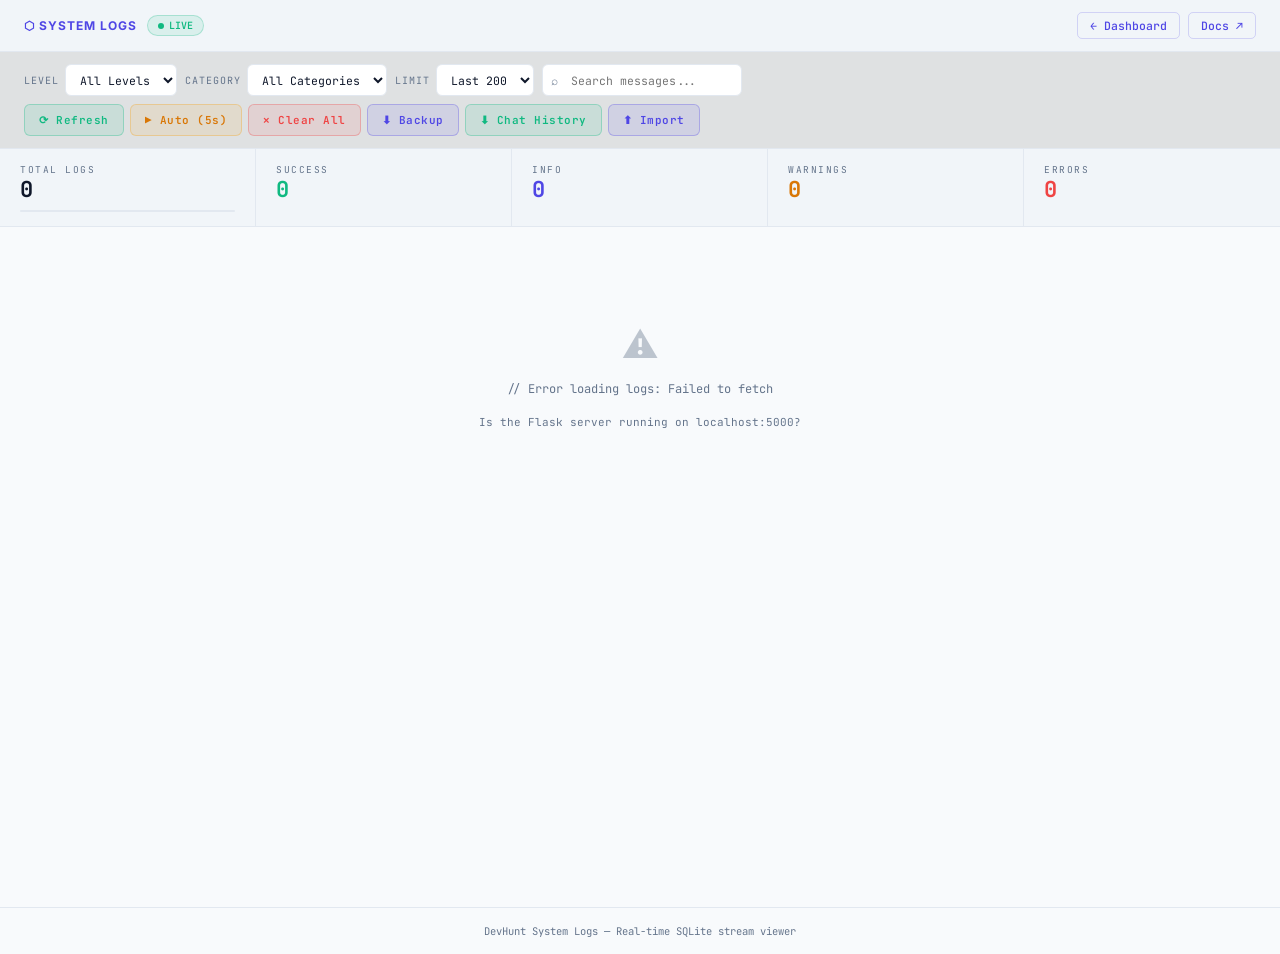
<file: frontend/logs.html>
<!DOCTYPE html>
<html lang="en">
<head>
<meta charset="UTF-8"/>
<meta name="viewport" content="width=device-width, initial-scale=1.0"/>
<title>DevHunt — System Logs</title>
<meta name="description" content="DevHunt real-time system log viewer with advanced filtering, live tailing and analytics."/>
<link rel="preconnect" href="https://fonts.googleapis.com">
<link href="https://fonts.googleapis.com/css2?family=Inter:wght@400;500;600;700&family=JetBrains+Mono:wght@400;500;700&family=Orbitron:wght@500;700;900&family=Caveat:wght@700&display=swap" rel="stylesheet">
<style>
  :root {
    /* Classic Light Theme (Docker / Kubernetes Style) */
    --bg: #f8fafc;
    --bg-2: #f1f5f9;
    --surface: #ffffff;
    --border: #e2e8f0;
    --border-hot: #4f46e5;
    --text: #0f172a;
    --muted: #64748b;
    --green: #10b981;
    --cyan: #4f46e5;
    --magenta: #d946ef;
    --amber: #d97706;
    --red: #ef4444;
    --accent: #4f46e5;
    --display: 'Inter', sans-serif;
    --mono: 'JetBrains Mono', monospace;
    --sans: 'Inter', sans-serif;
  }



  * { box-sizing: border-box; margin: 0; padding: 0; }
  body { 
    background: var(--bg); 
    color: var(--text); 
    font-family: var(--sans); 
    font-size: 13px; 
    min-height: 100vh; 
    transition: background 0.3s, color 0.3s;
  }

  /* ── TOPBAR ── */
  .topbar {
    display: flex; align-items: center; gap: 16px;
    padding: 0 24px; height: 52px;
    border-bottom: 1px solid var(--border);
    background: var(--bg-2);
    position: sticky; top: 0; z-index: 100;
    backdrop-filter: blur(8px);
  }
  .topbar-brand {
    display: flex; align-items: center; gap: 10px;
  }
  .topbar-brand h1 { 
    font-family: var(--display); 
    font-size: 12px; 
    color: var(--accent); 
    letter-spacing: 1px;
    white-space: nowrap;
  }
  .live-pill {
    display: flex; align-items: center; gap: 5px;
    background: rgba(16, 185, 129, 0.1); border: 1px solid rgba(16, 185, 129, 0.25);
    color: var(--green); font-family: var(--mono); font-size: 10px;
    padding: 3px 10px; border-radius: 20px; font-weight: 600;
  }
  .live-dot { 
    width: 6px; height: 6px; border-radius: 50%; 
    background: var(--green); 
    animation: pulse 1.5s infinite;
    flex-shrink: 0;
  }
  @keyframes pulse { 0%,100%{opacity:1; transform:scale(1)} 50%{opacity:.4; transform:scale(.7)} }

  .topbar-right { display: flex; align-items: center; gap: 8px; margin-left: auto; }
  .topbar-link { 
    color: var(--cyan); text-decoration: none; 
    font-size: 11.5px; font-family: var(--mono); font-weight: 500;
    padding: 5px 12px; border: 1px solid rgba(79, 70, 229, 0.2); border-radius: 5px;
    transition: all 0.2s;
  }
  .topbar-link:hover { background: rgba(79, 70, 229, 0.07); color: var(--green); border-color: rgba(16, 185, 129, 0.25); }

  /* ── CONTROL BAR ── */
  .control-bar {
    display: flex; gap: 8px; align-items: center; flex-wrap: wrap;
    padding: 12px 24px; border-bottom: 1px solid var(--border);
    background: rgba(0,0,0,.1);
  }
  .filter-group { display: flex; align-items: center; gap: 6px; }
  .filter-label { font-size: 10px; color: var(--muted); font-family: var(--mono); letter-spacing: 1px; text-transform: uppercase; white-space: nowrap; }

  select, input[type="text"] {
    background: #ffffff; border: 1px solid var(--border);
    color: var(--text); font-family: var(--mono); font-size: 11.5px;
    padding: 6px 10px; border-radius: 6px; outline: none; transition: border-color 0.2s, box-shadow 0.2s;
    height: 32px;
  }
  select:focus, input[type="text"]:focus { 
    border-color: var(--accent); 
    box-shadow: 0 0 0 2px rgba(79, 70, 229, 0.15); 
  }
  select option { background: #ffffff; color: var(--text); }

  .search-input-wrap { position: relative; }
  .search-input-wrap .icon { 
    position: absolute; left: 9px; top: 50%; transform: translateY(-50%);
    color: var(--muted); font-size: 12px; pointer-events: none;
  }
  .search-input-wrap input { padding-left: 28px; width: 200px; }

  .spacer { flex: 1; }
  .action-btns { display: flex; gap: 6px; }

  .btn { 
    height: 32px; padding: 0 14px; border-radius: 6px; 
    font-family: var(--mono); font-size: 11px; cursor: pointer; border: 1px solid transparent; 
    letter-spacing: 0.5px; font-weight: 600; transition: all 0.18s;
    display: flex; align-items: center; gap: 5px; white-space: nowrap;
  }
  .btn-green { background: rgba(16, 185, 129, .1); color: var(--green); border-color: rgba(16, 185, 129, .3); }
  .btn-green:hover { background: rgba(16, 185, 129, .2); transform: translateY(-1px); box-shadow: 0 3px 8px rgba(16, 185, 129, .1); }
  .btn-red { background: rgba(239, 68, 68, .1); color: var(--red); border-color: rgba(239, 68, 68, .3); }
  .btn-red:hover { background: rgba(239, 68, 68, .2); transform: translateY(-1px); box-shadow: 0 3px 8px rgba(239, 68, 68, .15); }
  .btn-cyan { background: rgba(79, 70, 229, .1); color: var(--cyan); border-color: rgba(79, 70, 229, .3); }
  .btn-cyan:hover { background: rgba(79, 70, 229, .2); transform: translateY(-1px); box-shadow: 0 3px 8px rgba(79, 70, 229, .1); }
  .btn-amber { background: rgba(245, 158, 11, .1); color: var(--amber); border-color: rgba(245, 158, 11, .3); }
  .btn-amber:hover { background: rgba(245, 158, 11, .2); transform: translateY(-1px); }

  /* ── STATS RIBBON ── */
  .stats-ribbon {
    display: grid; grid-template-columns: repeat(5, 1fr);
    gap: 0; border-bottom: 1px solid var(--border);
    background: var(--bg-2);
  }
  .stat-cell {
    padding: 14px 20px; border-right: 1px solid var(--border);
    display: flex; flex-direction: column; gap: 3px;
    transition: background 0.15s;
  }
  .stat-cell:last-child { border-right: none; }
  .stat-cell:hover { background: rgba(255,255,255,.01); }
  .stat-label { font-size: 9.5px; color: var(--muted); font-family: var(--mono); letter-spacing: 1.5px; text-transform: uppercase; }
  .stat-value { font-size: 22px; font-weight: 700; font-family: var(--mono); line-height: 1; }
  .stat-value.clr-all { color: var(--text); }
  .stat-value.clr-ok { color: var(--green); }
  .stat-value.clr-info { color: var(--cyan); }
  .stat-value.clr-warn { color: var(--amber); }
  .stat-value.clr-err { color: var(--red); }
  .stat-bar { height: 2px; border-radius: 2px; margin-top: 6px; width: 0; transition: width 0.5s; }
  .stat-bar.bar-ok { background: var(--green); }
  .stat-bar.bar-info { background: var(--cyan); }
  .stat-bar.bar-warn { background: var(--amber); }
  .stat-bar.bar-err { background: var(--red); }

  /* ── LOG CONTAINER ── */
  .log-container { 
    padding: 16px 24px 40px; 
    background: var(--bg);
    min-height: calc(100vh - 220px);
  }

  .empty-state {
    display: flex; flex-direction: column; align-items: center; justify-content: center;
    padding: 80px 20px; gap: 14px; color: var(--muted);
  }
  .empty-state .icon { font-size: 36px; opacity: 0.4; }
  .empty-state p { font-family: var(--mono); font-size: 12px; }

  /* ── LOG ENTRY ── */
  .log-entry {
    display: grid; 
    grid-template-columns: 140px 60px 100px 1fr 60px;
    gap: 10px; align-items: start;
    padding: 10px 14px; border-radius: 8px; margin-bottom: 6px;
    border: 1px solid var(--border); 
    background: var(--surface);
    transition: all 0.18s ease;
    position: relative;
    overflow: hidden;
  }
  .log-entry::before {
    content: ''; position: absolute; left: 0; top: 0; bottom: 0; width: 3px;
  }
  .log-entry.INFO::before { background: var(--cyan); }
  .log-entry.SUCCESS::before { background: var(--green); }
  .log-entry.WARN::before { background: var(--amber); }
  .log-entry.ERROR::before { background: var(--red); }

  .log-entry:hover {
    border-color: var(--border-hot);
    transform: translateX(2px);
    box-shadow: 0 2px 12px rgba(0,0,0,0.06);
  }
  .log-entry.ERROR { background: rgba(239,68,68,.03); }
  .log-entry.WARN { background: rgba(217,119,6,.02); }

  .log-ts { 
    color: var(--muted); font-size: 10.5px; font-family: var(--mono);
    display: flex; flex-direction: column; gap: 1px;
  }
  .log-ts .date { font-size: 9px; opacity: 0.7; }

  .log-level { 
    font-weight: 700; letter-spacing: 1px; font-size: 10px; 
    font-family: var(--mono); align-self: center;
    padding: 2px 6px; border-radius: 4px; text-align: center;
  }
  .log-level.INFO    { color: var(--cyan); background: rgba(79, 70, 229, .1); }
  .log-level.SUCCESS { color: var(--green); background: rgba(16, 185, 129, .1); }
  .log-level.WARN    { color: var(--amber); background: rgba(245, 158, 11, .1); }
  .log-level.ERROR   { color: var(--red); background: rgba(239, 68, 68, .1); }

  .log-cat { color: var(--muted); font-size: 10.5px; align-self: center; }

  .log-msg { 
    color: var(--text); word-break: break-word; 
    font-size: 12.5px; line-height: 1.5;
    font-family: var(--mono);
  }

  .log-meta-btn { 
    color: var(--muted); font-size: 10px; cursor: pointer; 
    white-space: nowrap; text-align: right; align-self: start;
    padding: 2px 6px; border-radius: 4px; border: 1px solid transparent;
    transition: all 0.15s; font-family: var(--mono);
  }
  .log-meta-btn:hover { color: var(--cyan); border-color: rgba(79, 70, 229, .25); background: rgba(79, 70, 229, .05); }

  .log-meta-panel {
    grid-column: 1 / -1; display: none;
    background: #f8fafc; 
    border: 1px solid var(--border); border-left: 3px solid var(--accent);
    border-radius: 0 6px 6px 6px; padding: 12px 14px; margin-top: 4px;
    font-size: 11px; color: var(--cyan);
    white-space: pre-wrap; word-break: break-all;
    font-family: var(--mono); line-height: 1.6;
  }
  .log-meta-panel.open { display: block; animation: slidein 0.15s ease; }
  @keyframes slidein { from{opacity:0;transform:translateY(-4px)} to{opacity:1;transform:none} }

  /* ── CATEGORY PILLS ── */
  .cat-pill {
    display: inline-block; padding: 2px 7px; border-radius: 20px; font-size: 9.5px;
    letter-spacing: .5px; text-transform: uppercase; font-family: var(--mono); font-weight: 600;
    border: 1px solid transparent;
  }
  .cat-api_call  { background: rgba(79, 70, 229, .1); color: var(--cyan); border-color: rgba(79, 70, 229, .2); }
  .cat-key_event { background: rgba(245, 158, 11, .1); color: var(--amber); border-color: rgba(245, 158, 11, .2); }
  .cat-chat      { background: rgba(16, 185, 129, .1); color: var(--green); border-color: rgba(16, 185, 129, .2); }
  .cat-rag       { background: rgba(217, 70, 239, .1); color: var(--magenta); border-color: rgba(217, 70, 239, .2); }
  .cat-backup    { background: rgba(239, 68, 68, .1); color: var(--red); border-color: rgba(239, 68, 68, .2); }
  .cat-updates   { background: rgba(245, 158, 11, .1); color: var(--amber); border-color: rgba(245, 158, 11, .2); }
  .cat-todo      { background: rgba(16, 185, 129, .1); color: var(--green); border-color: rgba(16, 185, 129, .2); }
  .cat-terminal  { background: rgba(79, 70, 229, .1); color: var(--cyan); border-color: rgba(79, 70, 229, .2); }
  .cat-linkedin  { background: rgba(10,102,194,.15); color: #5faeed; border-color: rgba(10,102,194,.3); }
  .cat-system    { background: rgba(113,113,122,.1); color: var(--muted); border-color: rgba(113,113,122,.2); }

  /* ── LOADING ANIMATION ── */
  .loading-rows {
    display: flex; flex-direction: column; gap: 6px; padding: 8px 0;
  }
  .loading-row {
    height: 48px; border-radius: 8px;
    background: linear-gradient(90deg, var(--surface) 25%, rgba(0,0,0,.04) 50%, var(--surface) 75%);
    background-size: 200% 100%;
    animation: shimmer 1.5s infinite;
    border: 1px solid var(--border);
  }
  @keyframes shimmer {
    0% { background-position: 200% 0; }
    100% { background-position: -200% 0; }
  }

  /* ── GROUP DATE HEADER ── */
  .log-date-header {
    display: flex; align-items: center; gap: 12px;
    padding: 10px 0 6px; margin-bottom: 4px;
  }
  .log-date-header span {
    font-family: var(--display); font-size: 9.5px; color: var(--muted);
    letter-spacing: 2px; text-transform: uppercase; white-space: nowrap;
  }
  .log-date-header::after {
    content: ''; flex: 1; height: 1px; background: var(--border);
  }

  /* ── PAGE FOOTER ── */
  .page-footer {
    text-align: center; padding: 16px; color: var(--muted);
    font-family: var(--mono); font-size: 10.5px;
    border-top: 1px solid var(--border);
  }
</style>
</head>
<body>

<!-- TOP BAR -->
<div class="topbar">
  <div class="topbar-brand">
    <h1>⬡ SYSTEM LOGS</h1>
    <div class="live-pill" id="live-indicator">
      <span class="live-dot"></span> LIVE
    </div>
  </div>
  <div class="topbar-right">
    <a href="/" class="topbar-link">← Dashboard</a>
    <a href="/docs" class="topbar-link">Docs ↗</a>
  </div>
</div>

<!-- CONTROL BAR -->
<div class="control-bar">
  <div class="filter-group">
    <span class="filter-label">Level</span>
    <select id="filter-level">
      <option value="">All Levels</option>
      <option value="INFO">INFO</option>
      <option value="SUCCESS">SUCCESS</option>
      <option value="WARN">WARN</option>
      <option value="ERROR">ERROR</option>
    </select>
  </div>

  <div class="filter-group">
    <span class="filter-label">Category</span>
    <select id="filter-category">
      <option value="">All Categories</option>
      <option value="api_call">API Call</option>
      <option value="key_event">Key Event</option>
      <option value="chat">Chat</option>
      <option value="rag">RAG</option>
      <option value="backup">Backup</option>
      <option value="updates">Updates</option>
      <option value="todo">Quest Board</option>
      <option value="terminal">Terminal</option>
      <option value="linkedin">LinkedIn</option>
      <option value="system">System</option>
    </select>
  </div>

  <div class="filter-group">
    <span class="filter-label">Limit</span>
    <select id="filter-limit">
      <option value="50">Last 50</option>
      <option value="100">Last 100</option>
      <option value="200" selected>Last 200</option>
      <option value="500">Last 500</option>
    </select>
  </div>

  <div class="search-input-wrap">
    <span class="icon">⌕</span>
    <input type="text" id="filter-search" placeholder="Search messages..." />
  </div>

  <div class="spacer"></div>

  <div class="action-btns">
    <button class="btn btn-green" onclick="loadLogs()">⟳ Refresh</button>
    <button class="btn btn-amber" onclick="toggleAutoRefresh()" id="auto-btn">▶ Auto (5s)</button>
    <button class="btn btn-red" onclick="clearLogs()">✕ Clear All</button>
    <a href="/api/backup/export" class="btn btn-cyan" style="text-decoration:none">⬇ Backup</a>
    <a href="/api/history/export" class="btn btn-green" style="text-decoration:none">⬇ Chat History</a>
    <label class="btn btn-cyan" style="cursor:pointer">
      ⬆ Import
      <input type="file" id="import-file" accept=".json" hidden onchange="importBackup(this)"/>
    </label>
  </div>
</div>

<!-- STATS RIBBON -->
<div class="stats-ribbon">
  <div class="stat-cell">
    <span class="stat-label">Total Logs</span>
    <span class="stat-value clr-all" id="s-total">0</span>
    <div class="stat-bar" id="bar-total" style="background:var(--border); width:100%;"></div>
  </div>
  <div class="stat-cell">
    <span class="stat-label">Success</span>
    <span class="stat-value clr-ok" id="s-success">0</span>
    <div class="stat-bar bar-ok" id="bar-success"></div>
  </div>
  <div class="stat-cell">
    <span class="stat-label">Info</span>
    <span class="stat-value clr-info" id="s-info">0</span>
    <div class="stat-bar bar-info" id="bar-info"></div>
  </div>
  <div class="stat-cell">
    <span class="stat-label">Warnings</span>
    <span class="stat-value clr-warn" id="s-warn">0</span>
    <div class="stat-bar bar-warn" id="bar-warn"></div>
  </div>
  <div class="stat-cell">
    <span class="stat-label">Errors</span>
    <span class="stat-value clr-err" id="s-error">0</span>
    <div class="stat-bar bar-err" id="bar-error"></div>
  </div>
</div>

<!-- LOG STREAM CONTAINER -->
<div class="log-container" id="log-container">
  <div class="loading-rows">
    <div class="loading-row"></div>
    <div class="loading-row" style="width:88%"></div>
    <div class="loading-row" style="width:96%"></div>
    <div class="loading-row" style="width:75%"></div>
    <div class="loading-row" style="width:92%"></div>
  </div>
</div>

<div class="page-footer" id="page-footer">DevHunt System Logs — Real-time SQLite stream viewer</div>

<script>
const API = 'http://localhost:5000/api';
let autoTimer = null;
let autoActive = false;
let lastLogCount = 0;

// Category pill renderer
function catPill(cat) {
  return `<span class="cat-pill cat-${cat}">${cat.replace('_',' ')}</span>`;
}

// Timestamp formatter
function formatTs(ts) {
  try {
    const d = new Date(ts.replace(' ', 'T'));
    const time = d.toLocaleTimeString('en-GB', { hour12: false });
    const date = d.toLocaleDateString('en-GB', { day: '2-digit', month: 'short' });
    return { time, date };
  } catch { 
    return { time: ts, date: '' };
  }
}

// Date grouping key
function dateBucketKey(ts) {
  try {
    const d = new Date(ts.replace(' ', 'T'));
    return d.toLocaleDateString('en-GB', { weekday: 'long', day: '2-digit', month: 'long', year: 'numeric' });
  } catch { return 'Unknown Date'; }
}

// Meta formatter
function formatMeta(meta) {
  if (!meta || Object.keys(meta).length === 0) return null;
  return JSON.stringify(meta, null, 2);
}

// HTML escape
function escHtml(s) {
  return String(s)
    .replace(/&/g,'&amp;')
    .replace(/</g,'&lt;')
    .replace(/>/g,'&gt;');
}

// Toggle meta detail panel
function toggleMeta(id) {
  const el = document.getElementById(`meta-${id}`);
  const btn = document.getElementById(`meta-btn-${id}`);
  if (!el) return;
  const isOpen = el.classList.toggle('open');
  if (btn) btn.textContent = isOpen ? '[ − meta ]' : '[ + meta ]';
}

// Update stat bar widths
function updateStatBars(counts, total) {
  const bars = ['success','info','warn','error'];
  const keys = ['SUCCESS','INFO','WARN','ERROR'];
  bars.forEach((b, i) => {
    const bar = document.getElementById(`bar-${b}`);
    if (bar && total > 0) {
      bar.style.width = ((counts[keys[i]] || 0) / total * 100) + '%';
    }
  });
}

async function loadLogs() {
  const level  = document.getElementById('filter-level').value;
  const cat    = document.getElementById('filter-category').value;
  const limit  = document.getElementById('filter-limit').value;
  const search = document.getElementById('filter-search').value.toLowerCase().trim();
  const container = document.getElementById('log-container');

  let url = `${API}/logs?limit=${limit}`;
  if (level) url += `&level=${level}`;
  if (cat)   url += `&category=${cat}`;

  try {
    const r = await fetch(url);
    const d = await r.json();
    if (!d.success) throw new Error('API error');

    let logs = d.logs;
    if (search) logs = logs.filter(l => l.message.toLowerCase().includes(search) || (l.category && l.category.toLowerCase().includes(search)));

    // Compute counts
    const cnt = { SUCCESS:0, INFO:0, WARN:0, ERROR:0 };
    logs.forEach(l => { if (cnt[l.level] !== undefined) cnt[l.level]++; });
    const total = logs.length;

    document.getElementById('s-total').textContent   = total;
    document.getElementById('s-success').textContent = cnt.SUCCESS;
    document.getElementById('s-info').textContent    = cnt.INFO;
    document.getElementById('s-warn').textContent    = cnt.WARN;
    document.getElementById('s-error').textContent   = cnt.ERROR;
    updateStatBars(cnt, total);

    if (total === 0) {
      container.innerHTML = `<div class="empty-state"><div class="icon">📋</div><p>// No logs match the current filters</p></div>`;
      document.getElementById('page-footer').textContent = 'DevHunt System Logs — 0 entries displayed';
      return;
    }

    // Group by date
    const grouped = {};
    logs.forEach(log => {
      const key = dateBucketKey(log.timestamp);
      if (!grouped[key]) grouped[key] = [];
      grouped[key].push(log);
    });

    let html = '';
    for (const [dateLabel, entries] of Object.entries(grouped)) {
      html += `<div class="log-date-header"><span>${dateLabel}</span></div>`;
      entries.forEach(log => {
        const ts = formatTs(log.timestamp);
        const meta = formatMeta(log.metadata);
        const hasMeta = !!meta;
        html += `
          <div class="log-entry ${log.level}">
            <span class="log-ts">
              <span>${ts.time}</span>
              <span class="date">${ts.date}</span>
            </span>
            <span class="log-level ${log.level}">${log.level}</span>
            <span class="log-cat">${catPill(log.category || 'system')}</span>
            <span class="log-msg">${escHtml(log.message)}</span>
            ${hasMeta 
              ? `<span class="log-meta-btn" id="meta-btn-${log.id}" onclick="toggleMeta(${log.id})">[ + meta ]</span>` 
              : `<span></span>`
            }
            ${hasMeta ? `<div class="log-meta-panel" id="meta-${log.id}">${escHtml(meta)}</div>` : ''}
          </div>
        `;
      });
    }

    container.innerHTML = html;
    lastLogCount = total;
    document.getElementById('page-footer').textContent = `DevHunt System Logs — ${total} entries displayed • Last updated ${new Date().toLocaleTimeString()}`;

  } catch (e) {
    container.innerHTML = `
      <div class="empty-state">
        <div class="icon">⚠️</div>
        <p>// Error loading logs: ${escHtml(e.message)}</p>
        <p style="font-size:11px; margin-top:4px">Is the Flask server running on localhost:5000?</p>
      </div>`;
  }
}

async function clearLogs() {
  if (!confirm('⚠️ Clear ALL system logs? This action is permanent.')) return;
  try {
    await fetch(`${API}/logs`, { method: 'DELETE' });
    loadLogs();
  } catch(e) {
    alert('Error: ' + e.message);
  }
}

function toggleAutoRefresh() {
  autoActive = !autoActive;
  const btn = document.getElementById('auto-btn');
  if (autoActive) {
    btn.textContent = '⏹ Stop Auto';
    btn.className = 'btn btn-red';
    autoTimer = setInterval(loadLogs, 5000);
  } else {
    btn.textContent = '▶ Auto (5s)';
    btn.className = 'btn btn-amber';
    clearInterval(autoTimer);
  }
}

async function importBackup(input) {
  const file = input.files[0];
  if (!file) return;
  const form = new FormData();
  form.append('file', file);
  try {
    const r = await fetch(`${API}/backup/import`, { method: 'POST', body: form });
    const d = await r.json();
    if (d.success) {
      alert('✅ Backup restored!\n' + JSON.stringify(d.restored, null, 2));
      loadLogs();
    } else {
      alert('❌ Import failed: ' + d.error);
    }
  } catch (e) {
    alert('Import error: ' + e.message);
  }
  input.value = '';
}

// Live listeners
document.getElementById('filter-search').addEventListener('input', loadLogs);
['filter-level','filter-category','filter-limit'].forEach(id => {
  document.getElementById(id).addEventListener('change', loadLogs);
});

// Boot
loadLogs();
</script>
</body>
</html>
</file>
